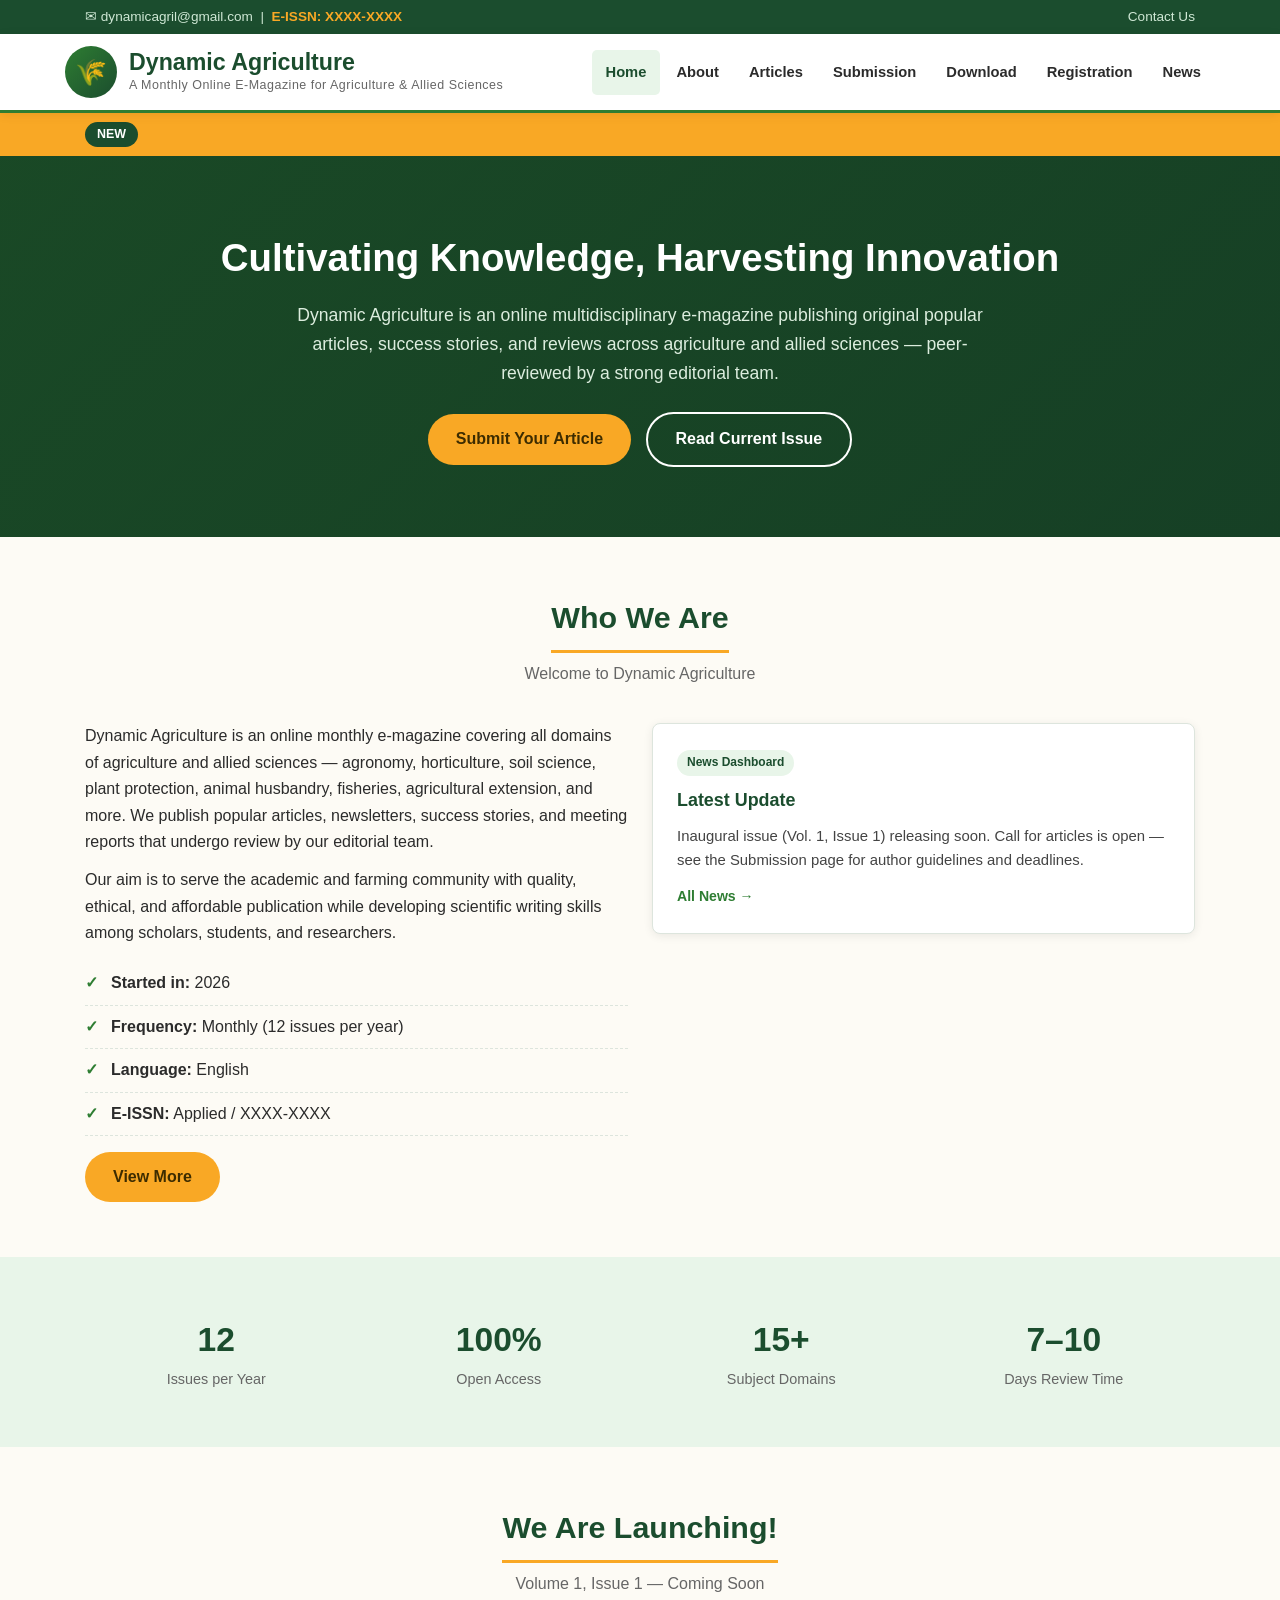
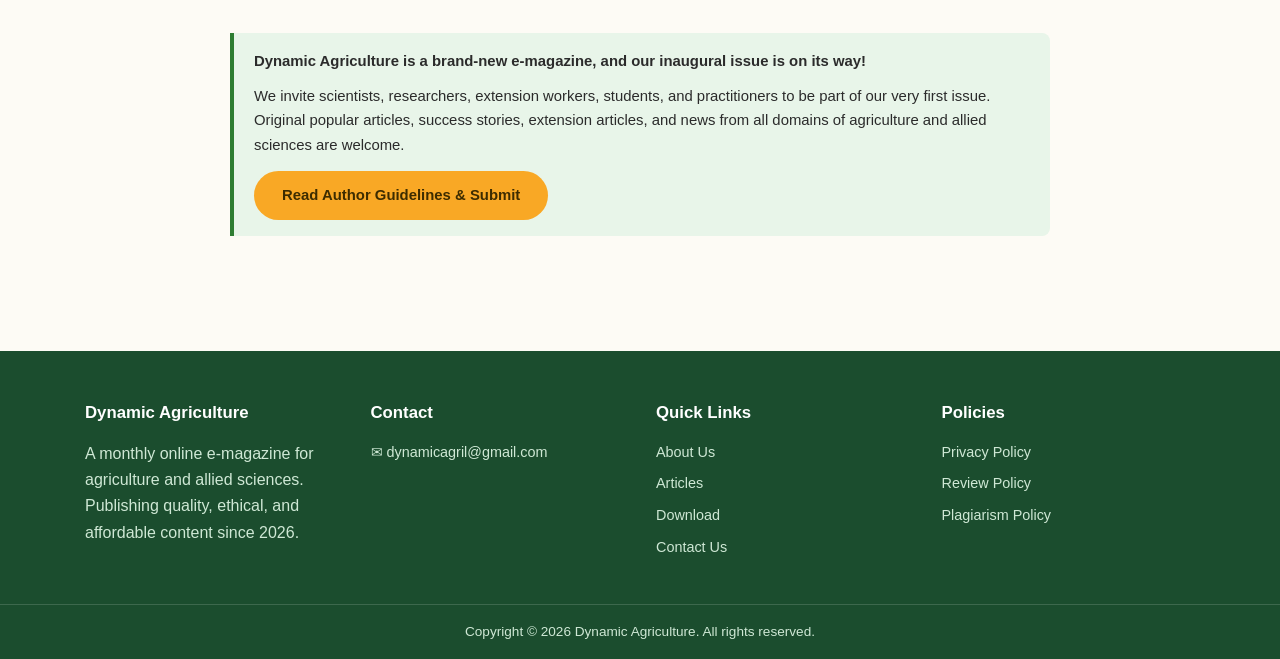
<file: index.html>
<!DOCTYPE html>
<html lang="en">
<head>
<meta charset="UTF-8">
<meta name="viewport" content="width=device-width, initial-scale=1">
<title>Dynamic Agriculture — Online E-Magazine</title>
<meta name="description" content="Dynamic Agriculture is a monthly online e-magazine publishing popular articles across all domains of agriculture and allied sciences.">
<link rel="stylesheet" href="css/style.css">
</head>
<body>

<!-- Top bar -->
<div class="topbar">
  <div class="container">
    <div>&#9993; dynamicagril@gmail.com &nbsp;|&nbsp; <span class="issn">E-ISSN: XXXX-XXXX</span></div>
    <div>
      <a href="contact.html">Contact Us</a>
    </div>
  </div>
</div>

<!-- Header -->
<header class="site-header">
  <div class="container header-inner">
    <a class="brand" href="index.html">
      <div class="logo-mark">&#127806;</div>
      <div>
        <h1>Dynamic Agriculture</h1>
        <div class="tagline">A Monthly Online E-Magazine for Agriculture &amp; Allied Sciences</div>
      </div>
    </a>
    <button class="nav-toggle" aria-label="Menu">&#9776;</button>
    <nav class="main-nav">
      <ul>
        <li><a href="index.html">Home</a></li>
        <li><a href="about.html">About</a></li>
        <li><a href="articles.html">Articles</a>
          <ul class="dropdown">
            <li><a href="articles.html">Current Articles</a></li>
            <li><a href="articles.html#special">Special Issue</a></li>
          </ul>
        </li>
        <li><a href="submission.html">Submission</a></li>
        <li><a href="download.html">Download</a></li>
        <li><a href="registration.html">Registration</a></li>
        <li><a href="news.html">News</a></li>
      </ul>
    </nav>
  </div>
</header>

<!-- Announcement ticker -->
<div class="announcement-bar">
  <div class="container">
    <span class="label">NEW</span>
    <div class="marquee"><span>Volume 1, Issue 1 is now open for submissions! &nbsp;&bull;&nbsp; Call for articles: Climate-Smart Agriculture Special Issue &nbsp;&bull;&nbsp; Certificate of publication issued to all authors &nbsp;&bull;&nbsp; Submit your manuscripts via email.</span></div>
  </div>
</div>

<!-- Hero -->
<section class="hero">
  <h2>Cultivating Knowledge, Harvesting Innovation</h2>
  <p>Dynamic Agriculture is an online multidisciplinary e-magazine publishing original popular articles, success stories, and reviews across agriculture and allied sciences — peer-reviewed by a strong editorial team.</p>
  <a class="btn" href="submission.html">Submit Your Article</a>
  <a class="btn btn-outline" href="articles.html">Read Current Issue</a>
</section>

<!-- About intro -->
<section class="section">
  <div class="container">
    <div class="section-title">
      <h3>Who We Are</h3>
      <p>Welcome to Dynamic Agriculture</p>
    </div>
    <div class="grid grid-2">
      <div>
        <p>Dynamic Agriculture is an online monthly e-magazine covering all domains of agriculture and allied sciences — agronomy, horticulture, soil science, plant protection, animal husbandry, fisheries, agricultural extension, and more. We publish popular articles, newsletters, success stories, and meeting reports that undergo review by our editorial team.</p>
        <p style="margin-top:12px;">Our aim is to serve the academic and farming community with quality, ethical, and affordable publication while developing scientific writing skills among scholars, students, and researchers.</p>
        <ul class="info-list">
          <li><strong>Started in:</strong> 2026</li>
          <li><strong>Frequency:</strong> Monthly (12 issues per year)</li>
          <li><strong>Language:</strong> English</li>
          <li><strong>E-ISSN:</strong> Applied / XXXX-XXXX</li>
        </ul>
        <p style="margin-top:16px;"><a class="btn" href="about.html">View More</a></p>
      </div>
      <div>
        <div class="card">
          <span class="badge">News Dashboard</span>
          <h4>Latest Update</h4>
          <p>Inaugural issue (Vol. 1, Issue 1) releasing soon. Call for articles is open — see the Submission page for author guidelines and deadlines.</p>
          <a class="read-more" href="news.html">All News &rarr;</a>
        </div>
      </div>
    </div>
  </div>
</section>

<!-- Stats -->
<section class="section alt">
  <div class="container stats-strip">
    <div class="stat"><h4>12</h4><p>Issues per Year</p></div>
    <div class="stat"><h4>100%</h4><p>Open Access</p></div>
    <div class="stat"><h4>15+</h4><p>Subject Domains</p></div>
    <div class="stat"><h4>7&ndash;10</h4><p>Days Review Time</p></div>
  </div>
</section>

<!-- Launch announcement -->
<section class="section">
  <div class="container">
    <div class="section-title">
      <h3>We Are Launching!</h3>
      <p>Volume 1, Issue 1 &mdash; Coming Soon</p>
    </div>
    <div class="notice green" style="max-width:820px; margin:0 auto;">
      <p><strong>Dynamic Agriculture is a brand-new e-magazine, and our inaugural issue is on its way!</strong></p>
      <p style="margin-top:10px;">We invite scientists, researchers, extension workers, students, and practitioners to be part of our very first issue. Original popular articles, success stories, extension articles, and news from all domains of agriculture and allied sciences are welcome.</p>
      <p style="margin-top:14px;"><a class="btn" href="submission.html">Read Author Guidelines &amp; Submit</a></p>
    </div>
  </div>
</section>


<!-- Footer -->
<footer class="site-footer">
  <div class="container">
    <div class="footer-grid">
      <div>
        <h4>Dynamic Agriculture</h4>
        <p>A monthly online e-magazine for agriculture and allied sciences. Publishing quality, ethical, and affordable content since 2026.</p>
      </div>
      <div>
        <h4>Contact</h4>
        <ul>
          <li>&#9993; dynamicagril@gmail.com</li>
        </ul>
      </div>
      <div>
        <h4>Quick Links</h4>
        <ul>
          <li><a href="about.html">About Us</a></li>
          <li><a href="articles.html">Articles</a></li>
          <li><a href="download.html">Download</a></li>
          <li><a href="contact.html">Contact Us</a></li>
        </ul>
      </div>
      <div>
        <h4>Policies</h4>
        <ul>
          <li><a href="privacy-policy.html">Privacy Policy</a></li>
          <li><a href="review-policy.html">Review Policy</a></li>
          <li><a href="plagiarism-policy.html">Plagiarism Policy</a></li>
        </ul>
      </div>
    </div>
  </div>
  <div class="footer-bottom">Copyright &copy; 2026 Dynamic Agriculture. All rights reserved.</div>
</footer>

<script src="js/main.js"></script>
</body>
</html>
</file>
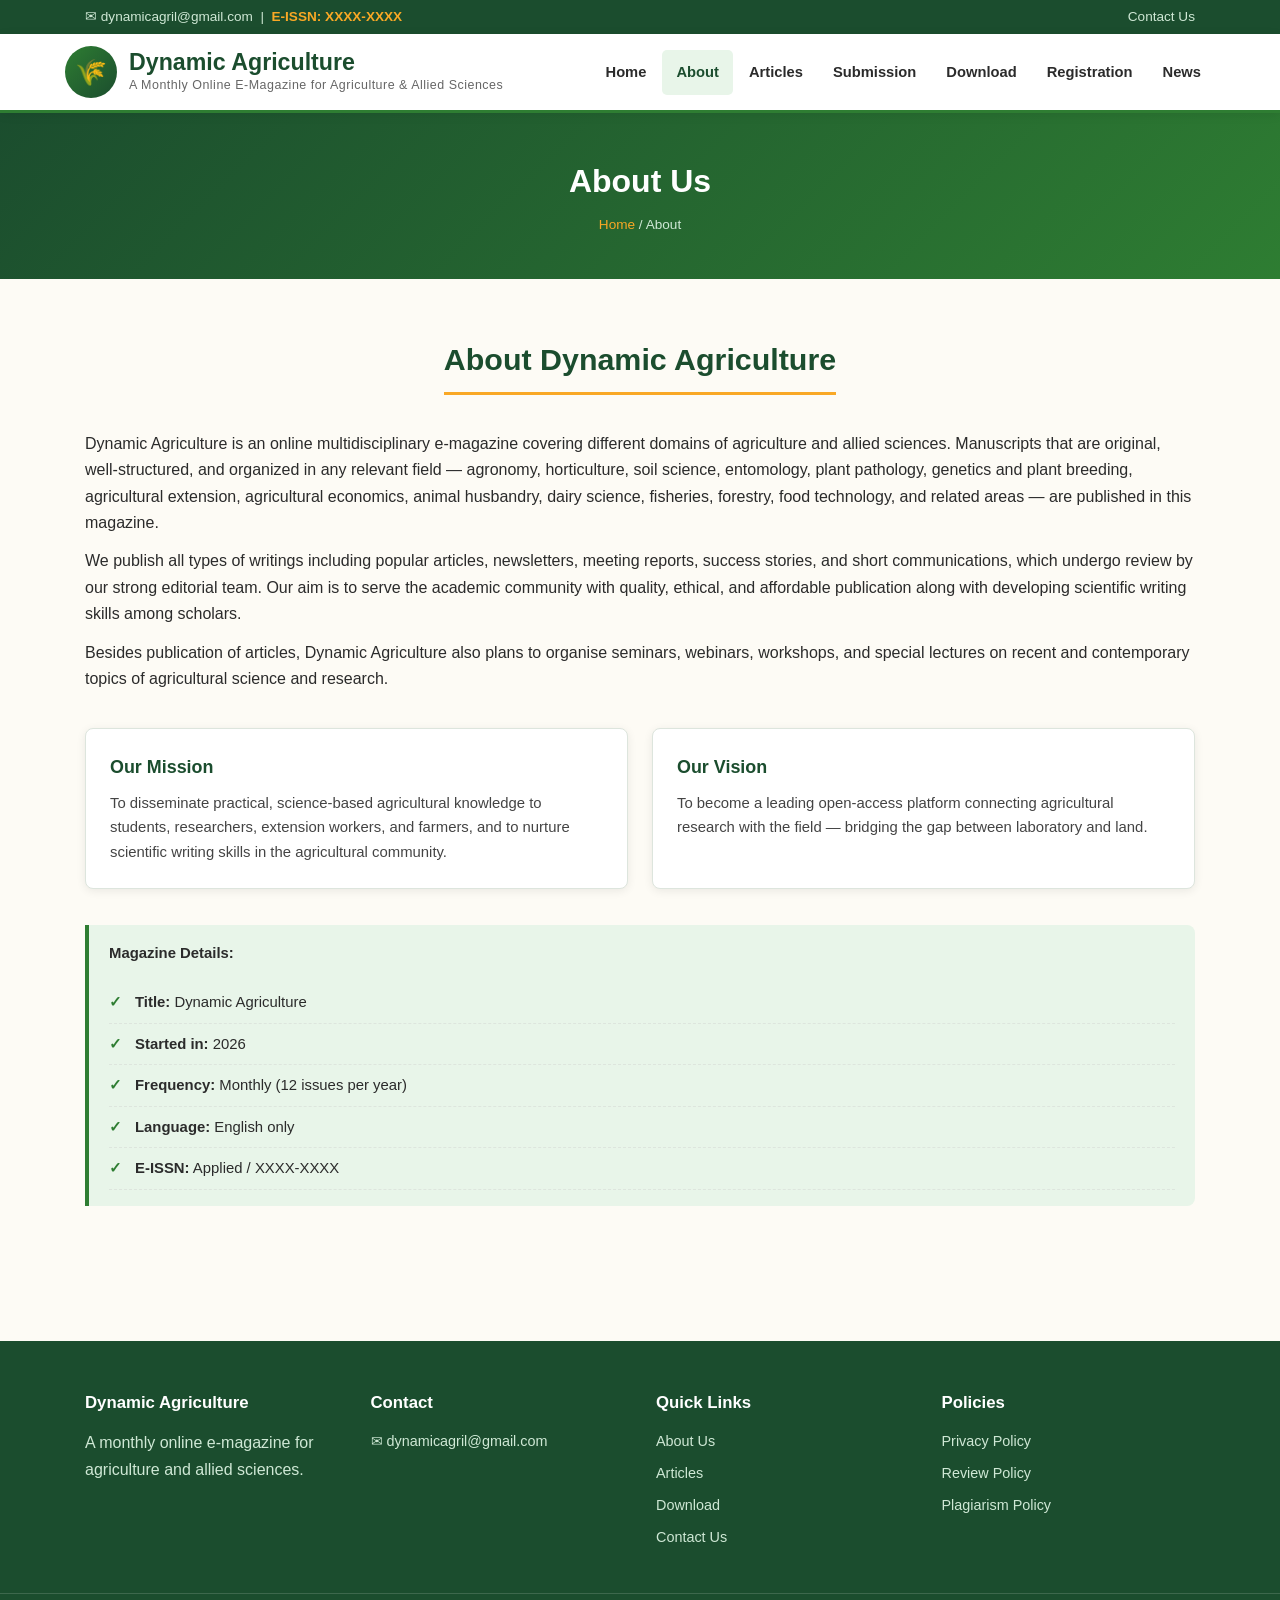
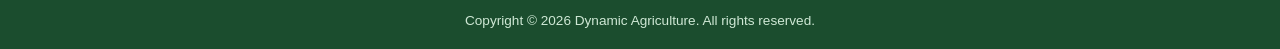
<file: about.html>
<!DOCTYPE html>
<html lang="en">
<head>
<meta charset="UTF-8">
<meta name="viewport" content="width=device-width, initial-scale=1">
<title>About Us — Dynamic Agriculture</title>
<link rel="stylesheet" href="css/style.css">
</head>
<body>

<div class="topbar">
  <div class="container">
    <div>&#9993; dynamicagril@gmail.com &nbsp;|&nbsp; <span class="issn">E-ISSN: XXXX-XXXX</span></div>
    <div><a href="contact.html">Contact Us</a></div>
  </div>
</div>

<header class="site-header">
  <div class="container header-inner">
    <a class="brand" href="index.html">
      <div class="logo-mark">&#127806;</div>
      <div><h1>Dynamic Agriculture</h1><div class="tagline">A Monthly Online E-Magazine for Agriculture &amp; Allied Sciences</div></div>
    </a>
    <button class="nav-toggle" aria-label="Menu">&#9776;</button>
    <nav class="main-nav">
      <ul>
        <li><a href="index.html">Home</a></li>
        <li><a href="about.html">About</a></li>
        <li><a href="articles.html">Articles</a>
          <ul class="dropdown"><li><a href="articles.html">Current Articles</a></li><li><a href="articles.html#special">Special Issue</a></li></ul>
        </li>
        <li><a href="submission.html">Submission</a></li>
        <li><a href="download.html">Download</a></li>
        <li><a href="registration.html">Registration</a></li>
        <li><a href="news.html">News</a></li>
      </ul>
    </nav>
  </div>
</header>

<div class="page-banner">
  <h2>About Us</h2>
  <div class="crumbs"><a href="index.html">Home</a> / About</div>
</div>

<section class="section">
  <div class="container">
    <div class="section-title"><h3>About Dynamic Agriculture</h3></div>
    <p>Dynamic Agriculture is an online multidisciplinary e-magazine covering different domains of agriculture and allied sciences. Manuscripts that are original, well-structured, and organized in any relevant field — agronomy, horticulture, soil science, entomology, plant pathology, genetics and plant breeding, agricultural extension, agricultural economics, animal husbandry, dairy science, fisheries, forestry, food technology, and related areas — are published in this magazine.</p>
    <p style="margin-top:12px;">We publish all types of writings including popular articles, newsletters, meeting reports, success stories, and short communications, which undergo review by our strong editorial team. Our aim is to serve the academic community with quality, ethical, and affordable publication along with developing scientific writing skills among scholars.</p>
    <p style="margin-top:12px;">Besides publication of articles, Dynamic Agriculture also plans to organise seminars, webinars, workshops, and special lectures on recent and contemporary topics of agricultural science and research.</p>

    <div class="grid grid-2" style="margin-top:36px;">
      <div class="card">
        <h4>Our Mission</h4>
        <p>To disseminate practical, science-based agricultural knowledge to students, researchers, extension workers, and farmers, and to nurture scientific writing skills in the agricultural community.</p>
      </div>
      <div class="card">
        <h4>Our Vision</h4>
        <p>To become a leading open-access platform connecting agricultural research with the field — bridging the gap between laboratory and land.</p>
      </div>
    </div>

    <div class="notice green" style="margin-top:36px;">
      <strong>Magazine Details:</strong>
      <ul class="info-list">
        <li><strong>Title:</strong> Dynamic Agriculture</li>
        <li><strong>Started in:</strong> 2026</li>
        <li><strong>Frequency:</strong> Monthly (12 issues per year)</li>
        <li><strong>Language:</strong> English only</li>
        <li><strong>E-ISSN:</strong> Applied / XXXX-XXXX</li>
      </ul>
    </div>
  </div>
</section>

<footer class="site-footer">
  <div class="container">
    <div class="footer-grid">
      <div><h4>Dynamic Agriculture</h4><p>A monthly online e-magazine for agriculture and allied sciences.</p></div>
      <div><h4>Contact</h4><ul><li>&#9993; dynamicagril@gmail.com</li></ul></div>
      <div><h4>Quick Links</h4><ul><li><a href="about.html">About Us</a></li><li><a href="articles.html">Articles</a></li><li><a href="download.html">Download</a></li><li><a href="contact.html">Contact Us</a></li></ul></div>
      <div><h4>Policies</h4><ul><li><a href="privacy-policy.html">Privacy Policy</a></li><li><a href="review-policy.html">Review Policy</a></li><li><a href="plagiarism-policy.html">Plagiarism Policy</a></li></ul></div>
    </div>
  </div>
  <div class="footer-bottom">Copyright &copy; 2026 Dynamic Agriculture. All rights reserved.</div>
</footer>

<script src="js/main.js"></script>
</body>
</html>
</file>
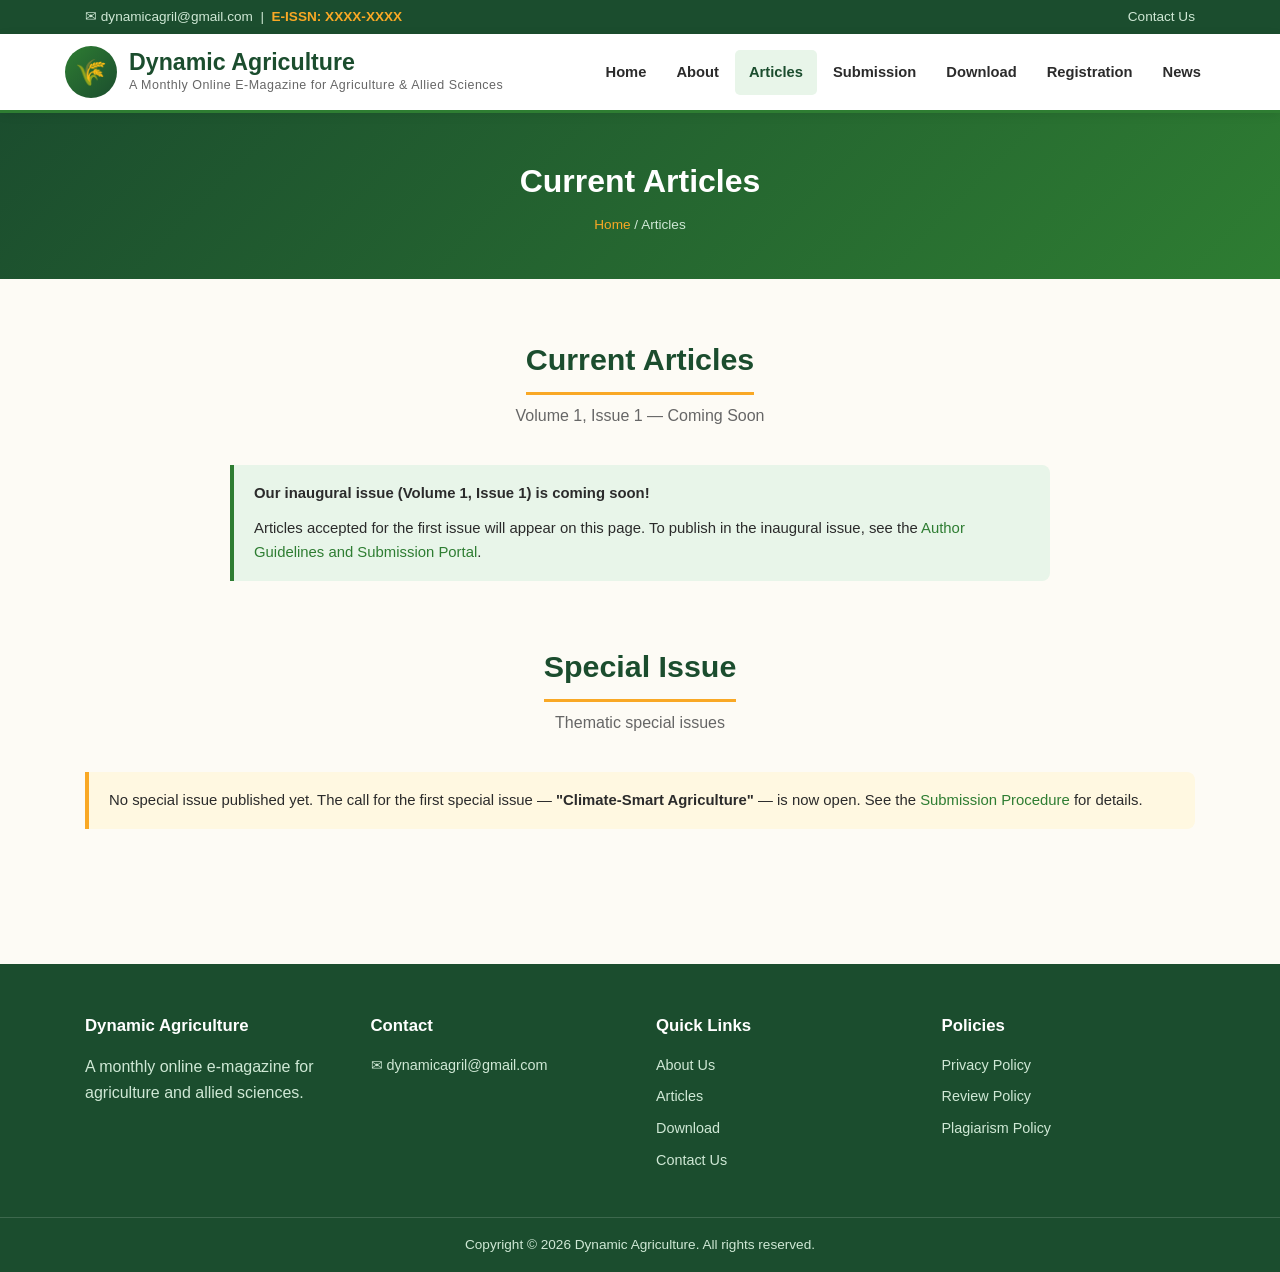
<file: articles.html>
<!DOCTYPE html>
<html lang="en">
<head>
<meta charset="UTF-8">
<meta name="viewport" content="width=device-width, initial-scale=1">
<title>Articles — Dynamic Agriculture</title>
<link rel="stylesheet" href="css/style.css">
</head>
<body>

<div class="topbar">
  <div class="container">
    <div>&#9993; dynamicagril@gmail.com &nbsp;|&nbsp; <span class="issn">E-ISSN: XXXX-XXXX</span></div>
    <div><a href="contact.html">Contact Us</a></div>
  </div>
</div>

<header class="site-header">
  <div class="container header-inner">
    <a class="brand" href="index.html">
      <div class="logo-mark">&#127806;</div>
      <div><h1>Dynamic Agriculture</h1><div class="tagline">A Monthly Online E-Magazine for Agriculture &amp; Allied Sciences</div></div>
    </a>
    <button class="nav-toggle" aria-label="Menu">&#9776;</button>
    <nav class="main-nav">
      <ul>
        <li><a href="index.html">Home</a></li>
        <li><a href="about.html">About</a></li>
        <li><a href="articles.html">Articles</a>
          <ul class="dropdown"><li><a href="articles.html">Current Articles</a></li><li><a href="articles.html#special">Special Issue</a></li></ul>
        </li>
        <li><a href="submission.html">Submission</a></li>
        <li><a href="download.html">Download</a></li>
        <li><a href="registration.html">Registration</a></li>
        <li><a href="news.html">News</a></li>
      </ul>
    </nav>
  </div>
</header>

<div class="page-banner">
  <h2>Current Articles</h2>
  <div class="crumbs"><a href="index.html">Home</a> / Articles</div>
</div>

<section class="section">
  <div class="container">
    <div class="section-title"><h3>Current Articles</h3><p>Volume 1, Issue 1 &mdash; Coming Soon</p></div>
    <div class="notice green" style="max-width:820px; margin:0 auto;">
      <p><strong>Our inaugural issue (Volume 1, Issue 1) is coming soon!</strong></p>
      <p style="margin-top:10px;">Articles accepted for the first issue will appear on this page. To publish in the inaugural issue, see the <a href="submission.html">Author Guidelines and Submission Portal</a>.</p>
    </div>

    <div id="special" class="section-title" style="margin-top:60px;"><h3>Special Issue</h3><p>Thematic special issues</p></div>
    <div class="notice">
      No special issue published yet. The call for the first special issue — <strong>"Climate-Smart Agriculture"</strong> — is now open. See the <a href="submission.html">Submission Procedure</a> for details.
    </div>
  </div>
</section>

<footer class="site-footer">
  <div class="container">
    <div class="footer-grid">
      <div><h4>Dynamic Agriculture</h4><p>A monthly online e-magazine for agriculture and allied sciences.</p></div>
      <div><h4>Contact</h4><ul><li>&#9993; dynamicagril@gmail.com</li></ul></div>
      <div><h4>Quick Links</h4><ul><li><a href="about.html">About Us</a></li><li><a href="articles.html">Articles</a></li><li><a href="download.html">Download</a></li><li><a href="contact.html">Contact Us</a></li></ul></div>
      <div><h4>Policies</h4><ul><li><a href="privacy-policy.html">Privacy Policy</a></li><li><a href="review-policy.html">Review Policy</a></li><li><a href="plagiarism-policy.html">Plagiarism Policy</a></li></ul></div>
    </div>
  </div>
  <div class="footer-bottom">Copyright &copy; 2026 Dynamic Agriculture. All rights reserved.</div>
</footer>

<script src="js/main.js"></script>
</body>
</html>
</file>
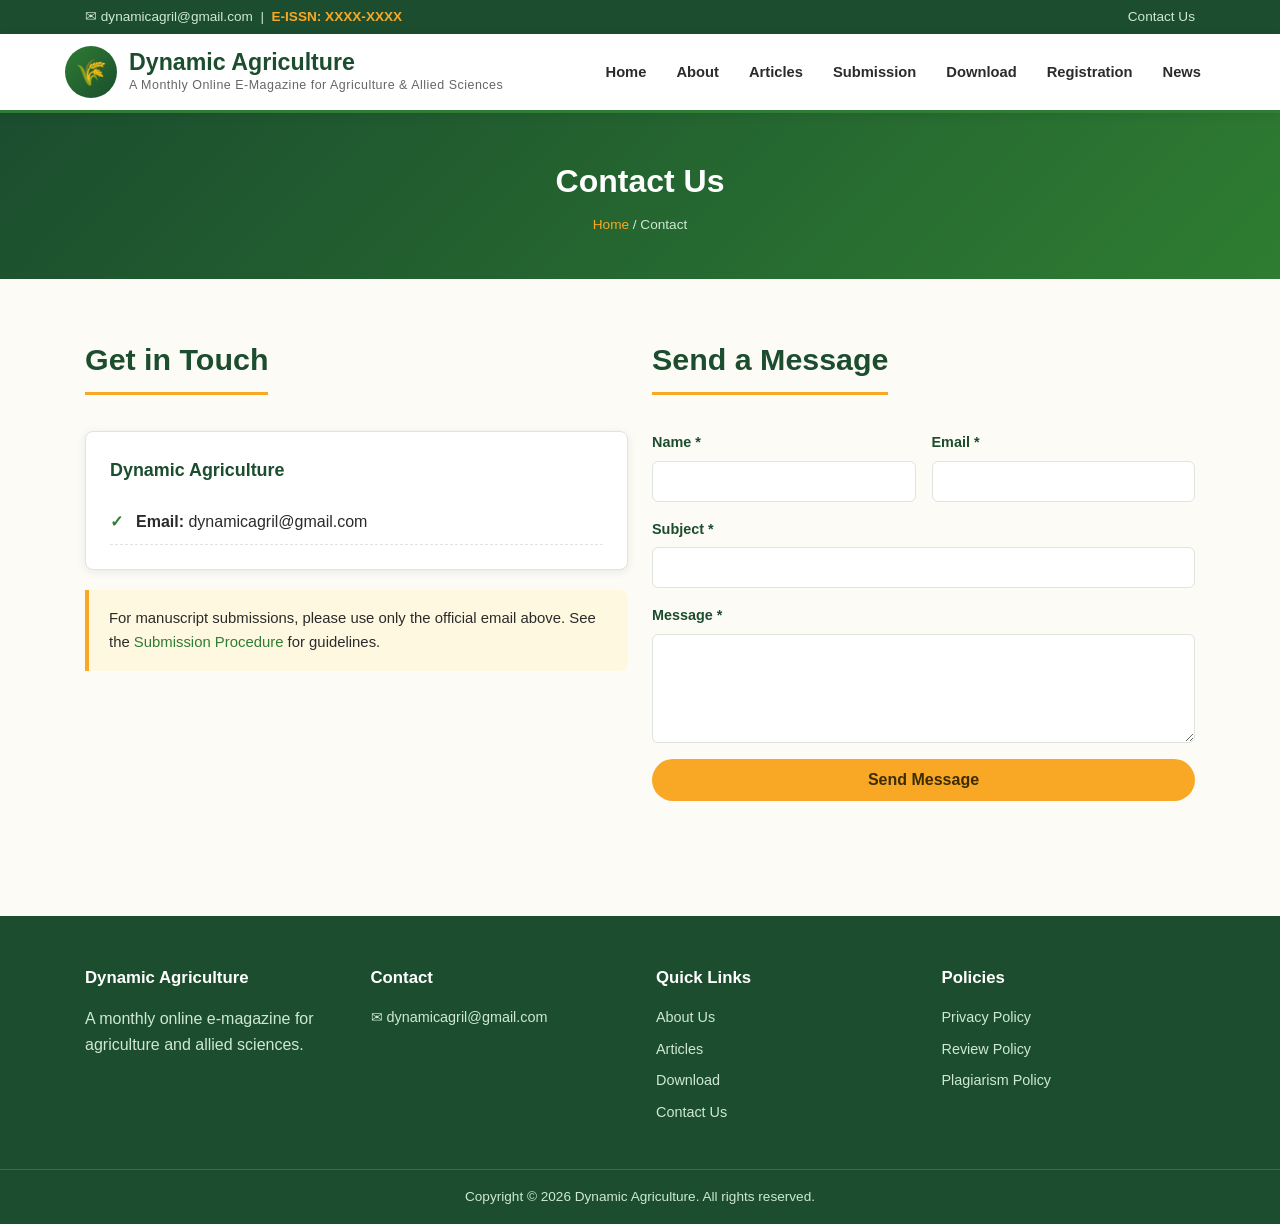
<file: contact.html>
<!DOCTYPE html>
<html lang="en">
<head>
<meta charset="UTF-8">
<meta name="viewport" content="width=device-width, initial-scale=1">
<title>Contact Us — Dynamic Agriculture</title>
<link rel="stylesheet" href="css/style.css">
</head>
<body>

<div class="topbar">
  <div class="container">
    <div>&#9993; dynamicagril@gmail.com &nbsp;|&nbsp; <span class="issn">E-ISSN: XXXX-XXXX</span></div>
    <div><a href="contact.html">Contact Us</a></div>
  </div>
</div>

<header class="site-header">
  <div class="container header-inner">
    <a class="brand" href="index.html">
      <div class="logo-mark">&#127806;</div>
      <div><h1>Dynamic Agriculture</h1><div class="tagline">A Monthly Online E-Magazine for Agriculture &amp; Allied Sciences</div></div>
    </a>
    <button class="nav-toggle" aria-label="Menu">&#9776;</button>
    <nav class="main-nav">
      <ul>
        <li><a href="index.html">Home</a></li>
        <li><a href="about.html">About</a></li>
        <li><a href="articles.html">Articles</a>
          <ul class="dropdown"><li><a href="articles.html">Current Articles</a></li><li><a href="articles.html#special">Special Issue</a></li></ul>
        </li>
        <li><a href="submission.html">Submission</a></li>
        <li><a href="download.html">Download</a></li>
        <li><a href="registration.html">Registration</a></li>
        <li><a href="news.html">News</a></li>
      </ul>
    </nav>
  </div>
</header>

<div class="page-banner">
  <h2>Contact Us</h2>
  <div class="crumbs"><a href="index.html">Home</a> / Contact</div>
</div>

<section class="section">
  <div class="container">
    <div class="grid grid-2">
      <div>
        <div class="section-title" style="text-align:left;"><h3>Get in Touch</h3></div>
        <div class="card">
          <h4>Dynamic Agriculture</h4>
          <ul class="info-list">
            <li><strong>Email:</strong> dynamicagril@gmail.com</li>
          </ul>
        </div>
        <div class="notice" style="margin-top:20px;">
          For manuscript submissions, please use only the official email above. See the <a href="submission.html">Submission Procedure</a> for guidelines.
        </div>
      </div>
      <div>
        <div class="section-title" style="text-align:left;"><h3>Send a Message</h3></div>
        <form class="demo-form">
          <div class="form-grid">
            <div class="form-group"><label>Name *</label><input type="text" required></div>
            <div class="form-group"><label>Email *</label><input type="email" required></div>
            <div class="form-group full"><label>Subject *</label><input type="text" required></div>
            <div class="form-group full"><label>Message *</label><textarea rows="5" required></textarea></div>
            <div class="form-group full"><button class="btn" type="submit">Send Message</button></div>
          </div>
        </form>
      </div>
    </div>
  </div>
</section>

<footer class="site-footer">
  <div class="container">
    <div class="footer-grid">
      <div><h4>Dynamic Agriculture</h4><p>A monthly online e-magazine for agriculture and allied sciences.</p></div>
      <div><h4>Contact</h4><ul><li>&#9993; dynamicagril@gmail.com</li></ul></div>
      <div><h4>Quick Links</h4><ul><li><a href="about.html">About Us</a></li><li><a href="articles.html">Articles</a></li><li><a href="download.html">Download</a></li><li><a href="contact.html">Contact Us</a></li></ul></div>
      <div><h4>Policies</h4><ul><li><a href="privacy-policy.html">Privacy Policy</a></li><li><a href="review-policy.html">Review Policy</a></li><li><a href="plagiarism-policy.html">Plagiarism Policy</a></li></ul></div>
    </div>
  </div>
  <div class="footer-bottom">Copyright &copy; 2026 Dynamic Agriculture. All rights reserved.</div>
</footer>

<script src="js/main.js"></script>
</body>
</html>
</file>
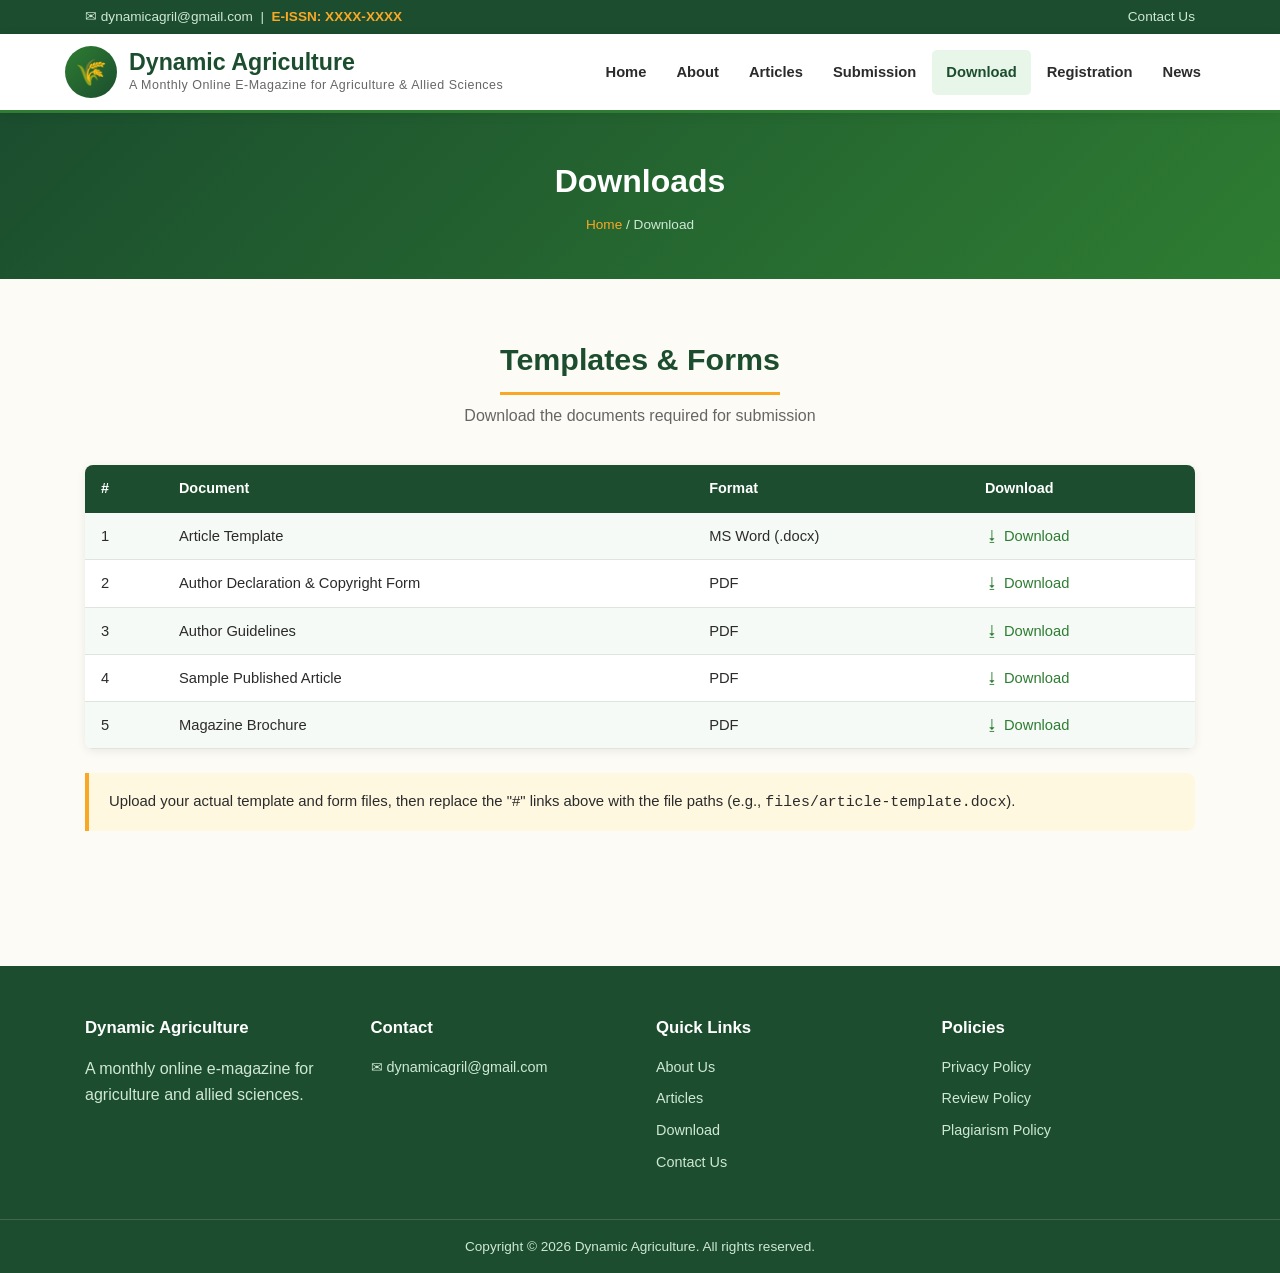
<file: download.html>
<!DOCTYPE html>
<html lang="en">
<head>
<meta charset="UTF-8">
<meta name="viewport" content="width=device-width, initial-scale=1">
<title>Download — Dynamic Agriculture</title>
<link rel="stylesheet" href="css/style.css">
</head>
<body>

<div class="topbar">
  <div class="container">
    <div>&#9993; dynamicagril@gmail.com &nbsp;|&nbsp; <span class="issn">E-ISSN: XXXX-XXXX</span></div>
    <div><a href="contact.html">Contact Us</a></div>
  </div>
</div>

<header class="site-header">
  <div class="container header-inner">
    <a class="brand" href="index.html">
      <div class="logo-mark">&#127806;</div>
      <div><h1>Dynamic Agriculture</h1><div class="tagline">A Monthly Online E-Magazine for Agriculture &amp; Allied Sciences</div></div>
    </a>
    <button class="nav-toggle" aria-label="Menu">&#9776;</button>
    <nav class="main-nav">
      <ul>
        <li><a href="index.html">Home</a></li>
        <li><a href="about.html">About</a></li>
        <li><a href="articles.html">Articles</a>
          <ul class="dropdown"><li><a href="articles.html">Current Articles</a></li><li><a href="articles.html#special">Special Issue</a></li></ul>
        </li>
        <li><a href="submission.html">Submission</a></li>
        <li><a href="download.html">Download</a></li>
        <li><a href="registration.html">Registration</a></li>
        <li><a href="news.html">News</a></li>
      </ul>
    </nav>
  </div>
</header>

<div class="page-banner">
  <h2>Downloads</h2>
  <div class="crumbs"><a href="index.html">Home</a> / Download</div>
</div>

<section class="section">
  <div class="container">
    <div class="section-title"><h3>Templates &amp; Forms</h3><p>Download the documents required for submission</p></div>
    <table class="data-table">
      <tr><th>#</th><th>Document</th><th>Format</th><th>Download</th></tr>
      <tr><td>1</td><td>Article Template</td><td>MS Word (.docx)</td><td><a href="#">&#11123; Download</a></td></tr>
      <tr><td>2</td><td>Author Declaration &amp; Copyright Form</td><td>PDF</td><td><a href="#">&#11123; Download</a></td></tr>
      <tr><td>3</td><td>Author Guidelines</td><td>PDF</td><td><a href="#">&#11123; Download</a></td></tr>
      <tr><td>4</td><td>Sample Published Article</td><td>PDF</td><td><a href="#">&#11123; Download</a></td></tr>
      <tr><td>5</td><td>Magazine Brochure</td><td>PDF</td><td><a href="#">&#11123; Download</a></td></tr>
    </table>
    <div class="notice" style="margin-top:24px;">
      Upload your actual template and form files, then replace the "#" links above with the file paths (e.g., <code>files/article-template.docx</code>).
    </div>
  </div>
</section>

<footer class="site-footer">
  <div class="container">
    <div class="footer-grid">
      <div><h4>Dynamic Agriculture</h4><p>A monthly online e-magazine for agriculture and allied sciences.</p></div>
      <div><h4>Contact</h4><ul><li>&#9993; dynamicagril@gmail.com</li></ul></div>
      <div><h4>Quick Links</h4><ul><li><a href="about.html">About Us</a></li><li><a href="articles.html">Articles</a></li><li><a href="download.html">Download</a></li><li><a href="contact.html">Contact Us</a></li></ul></div>
      <div><h4>Policies</h4><ul><li><a href="privacy-policy.html">Privacy Policy</a></li><li><a href="review-policy.html">Review Policy</a></li><li><a href="plagiarism-policy.html">Plagiarism Policy</a></li></ul></div>
    </div>
  </div>
  <div class="footer-bottom">Copyright &copy; 2026 Dynamic Agriculture. All rights reserved.</div>
</footer>

<script src="js/main.js"></script>
</body>
</html>
</file>
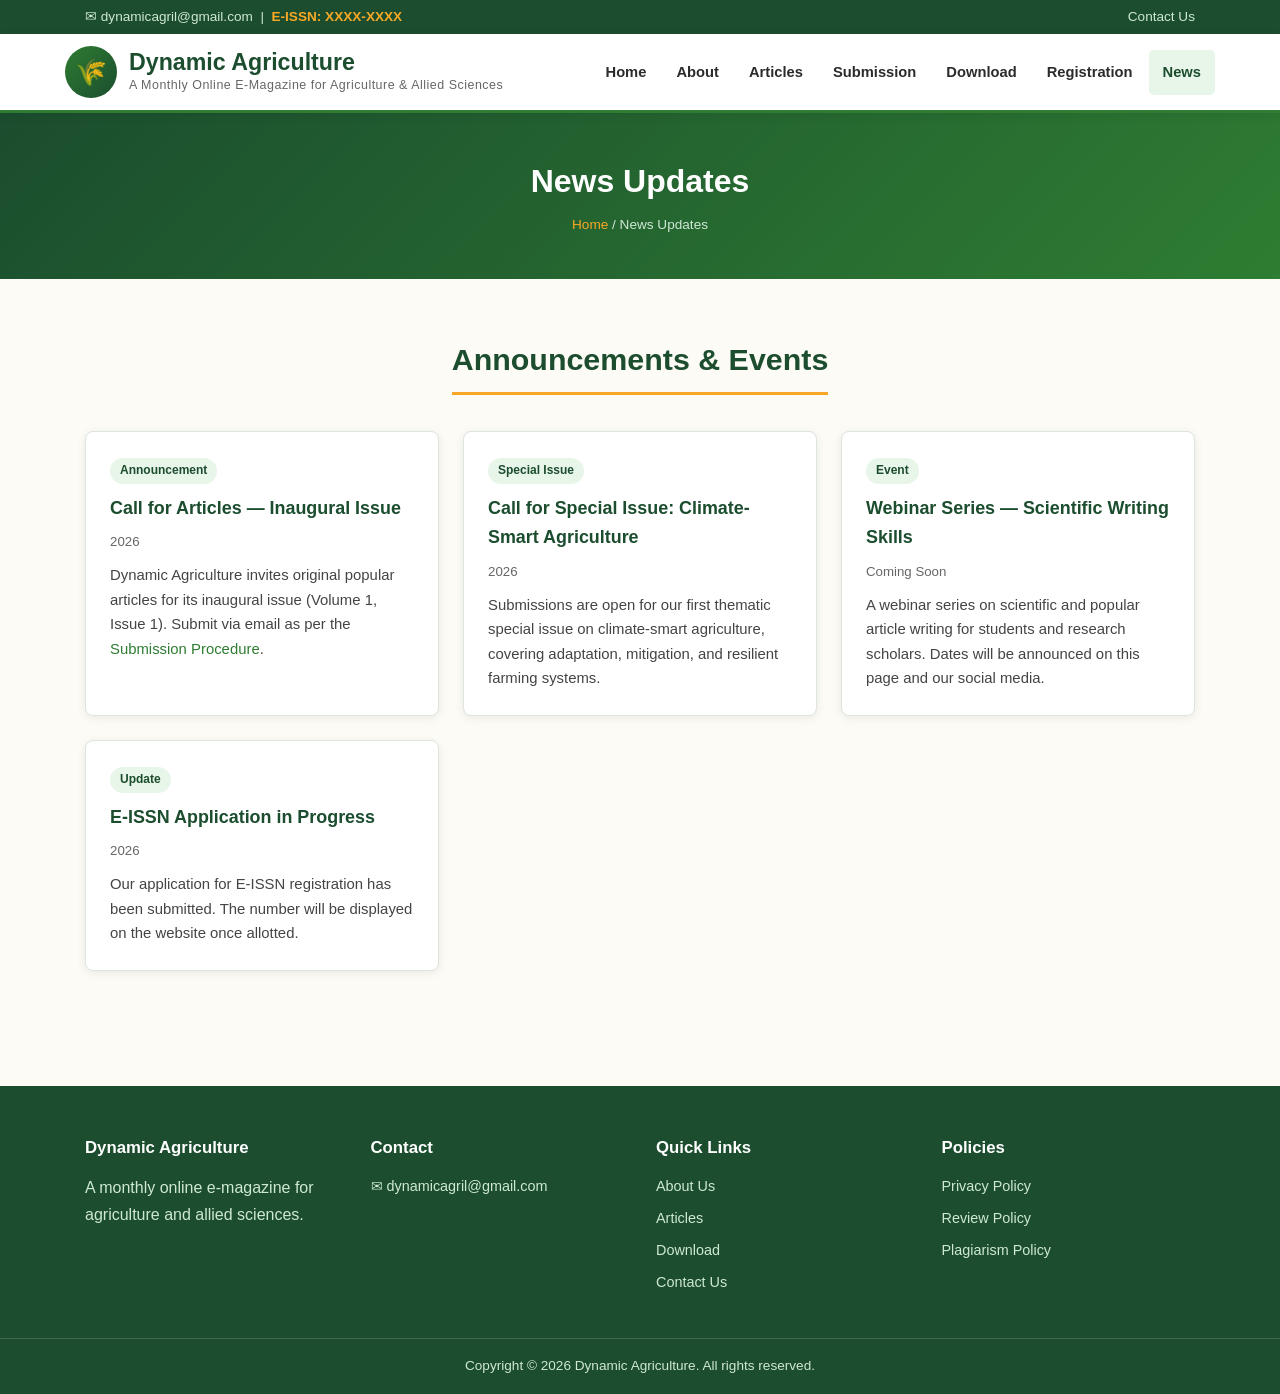
<file: news.html>
<!DOCTYPE html>
<html lang="en">
<head>
<meta charset="UTF-8">
<meta name="viewport" content="width=device-width, initial-scale=1">
<title>News Updates — Dynamic Agriculture</title>
<link rel="stylesheet" href="css/style.css">
</head>
<body>

<div class="topbar">
  <div class="container">
    <div>&#9993; dynamicagril@gmail.com &nbsp;|&nbsp; <span class="issn">E-ISSN: XXXX-XXXX</span></div>
    <div><a href="contact.html">Contact Us</a></div>
  </div>
</div>

<header class="site-header">
  <div class="container header-inner">
    <a class="brand" href="index.html">
      <div class="logo-mark">&#127806;</div>
      <div><h1>Dynamic Agriculture</h1><div class="tagline">A Monthly Online E-Magazine for Agriculture &amp; Allied Sciences</div></div>
    </a>
    <button class="nav-toggle" aria-label="Menu">&#9776;</button>
    <nav class="main-nav">
      <ul>
        <li><a href="index.html">Home</a></li>
        <li><a href="about.html">About</a></li>
        <li><a href="articles.html">Articles</a>
          <ul class="dropdown"><li><a href="articles.html">Current Articles</a></li><li><a href="articles.html#special">Special Issue</a></li></ul>
        </li>
        <li><a href="submission.html">Submission</a></li>
        <li><a href="download.html">Download</a></li>
        <li><a href="registration.html">Registration</a></li>
        <li><a href="news.html">News</a></li>
      </ul>
    </nav>
  </div>
</header>

<div class="page-banner">
  <h2>News Updates</h2>
  <div class="crumbs"><a href="index.html">Home</a> / News Updates</div>
</div>

<section class="section">
  <div class="container">
    <div class="section-title"><h3>Announcements &amp; Events</h3></div>
    <div class="grid grid-2">
      <div class="card">
        <span class="badge">Announcement</span>
        <h4>Call for Articles — Inaugural Issue</h4>
        <div class="meta">2026</div>
        <p>Dynamic Agriculture invites original popular articles for its inaugural issue (Volume 1, Issue 1). Submit via email as per the <a href="submission.html">Submission Procedure</a>.</p>
      </div>
      <div class="card">
        <span class="badge">Special Issue</span>
        <h4>Call for Special Issue: Climate-Smart Agriculture</h4>
        <div class="meta">2026</div>
        <p>Submissions are open for our first thematic special issue on climate-smart agriculture, covering adaptation, mitigation, and resilient farming systems.</p>
      </div>
      <div class="card">
        <span class="badge">Event</span>
        <h4>Webinar Series — Scientific Writing Skills</h4>
        <div class="meta">Coming Soon</div>
        <p>A webinar series on scientific and popular article writing for students and research scholars. Dates will be announced on this page and our social media.</p>
      </div>
      <div class="card">
        <span class="badge">Update</span>
        <h4>E-ISSN Application in Progress</h4>
        <div class="meta">2026</div>
        <p>Our application for E-ISSN registration has been submitted. The number will be displayed on the website once allotted.</p>
      </div>
    </div>
  </div>
</section>

<footer class="site-footer">
  <div class="container">
    <div class="footer-grid">
      <div><h4>Dynamic Agriculture</h4><p>A monthly online e-magazine for agriculture and allied sciences.</p></div>
      <div><h4>Contact</h4><ul><li>&#9993; dynamicagril@gmail.com</li></ul></div>
      <div><h4>Quick Links</h4><ul><li><a href="about.html">About Us</a></li><li><a href="articles.html">Articles</a></li><li><a href="download.html">Download</a></li><li><a href="contact.html">Contact Us</a></li></ul></div>
      <div><h4>Policies</h4><ul><li><a href="privacy-policy.html">Privacy Policy</a></li><li><a href="review-policy.html">Review Policy</a></li><li><a href="plagiarism-policy.html">Plagiarism Policy</a></li></ul></div>
    </div>
  </div>
  <div class="footer-bottom">Copyright &copy; 2026 Dynamic Agriculture. All rights reserved.</div>
</footer>

<script src="js/main.js"></script>
</body>
</html>
</file>
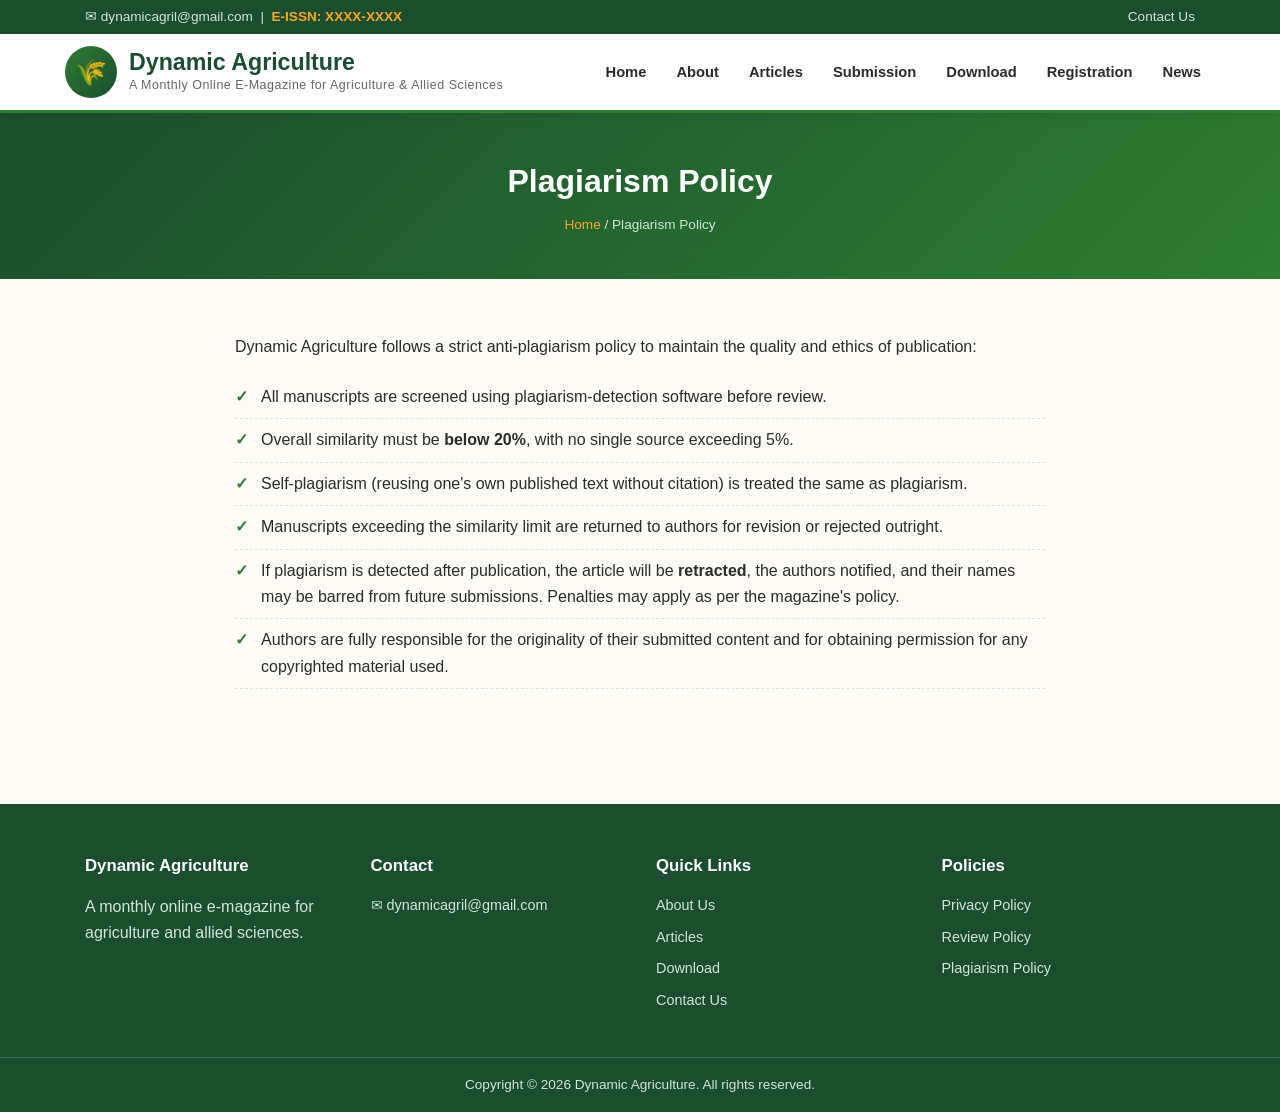
<file: plagiarism-policy.html>
<!DOCTYPE html>
<html lang="en">
<head>
<meta charset="UTF-8">
<meta name="viewport" content="width=device-width, initial-scale=1">
<title>Plagiarism Policy — Dynamic Agriculture</title>
<link rel="stylesheet" href="css/style.css">
</head>
<body>

<div class="topbar">
  <div class="container">
    <div>&#9993; dynamicagril@gmail.com &nbsp;|&nbsp; <span class="issn">E-ISSN: XXXX-XXXX</span></div>
    <div><a href="contact.html">Contact Us</a></div>
  </div>
</div>

<header class="site-header">
  <div class="container header-inner">
    <a class="brand" href="index.html">
      <div class="logo-mark">&#127806;</div>
      <div><h1>Dynamic Agriculture</h1><div class="tagline">A Monthly Online E-Magazine for Agriculture &amp; Allied Sciences</div></div>
    </a>
    <button class="nav-toggle" aria-label="Menu">&#9776;</button>
    <nav class="main-nav">
      <ul>
        <li><a href="index.html">Home</a></li>
        <li><a href="about.html">About</a></li>
        <li><a href="articles.html">Articles</a>
          <ul class="dropdown"><li><a href="articles.html">Current Articles</a></li><li><a href="articles.html#special">Special Issue</a></li></ul>
        </li>
        <li><a href="submission.html">Submission</a></li>
        <li><a href="download.html">Download</a></li>
        <li><a href="registration.html">Registration</a></li>
        <li><a href="news.html">News</a></li>
      </ul>
    </nav>
  </div>
</header>

<div class="page-banner">
  <h2>Plagiarism Policy</h2>
  <div class="crumbs"><a href="index.html">Home</a> / Plagiarism Policy</div>
</div>

<section class="section">
  <div class="container" style="max-width:850px;">
    <p>Dynamic Agriculture follows a strict anti-plagiarism policy to maintain the quality and ethics of publication:</p>
    <ul class="info-list">
      <li>All manuscripts are screened using plagiarism-detection software before review.</li>
      <li>Overall similarity must be <strong>below 20%</strong>, with no single source exceeding 5%.</li>
      <li>Self-plagiarism (reusing one's own published text without citation) is treated the same as plagiarism.</li>
      <li>Manuscripts exceeding the similarity limit are returned to authors for revision or rejected outright.</li>
      <li>If plagiarism is detected after publication, the article will be <strong>retracted</strong>, the authors notified, and their names may be barred from future submissions. Penalties may apply as per the magazine's policy.</li>
      <li>Authors are fully responsible for the originality of their submitted content and for obtaining permission for any copyrighted material used.</li>
    </ul>
  </div>
</section>

<footer class="site-footer">
  <div class="container">
    <div class="footer-grid">
      <div><h4>Dynamic Agriculture</h4><p>A monthly online e-magazine for agriculture and allied sciences.</p></div>
      <div><h4>Contact</h4><ul><li>&#9993; dynamicagril@gmail.com</li></ul></div>
      <div><h4>Quick Links</h4><ul><li><a href="about.html">About Us</a></li><li><a href="articles.html">Articles</a></li><li><a href="download.html">Download</a></li><li><a href="contact.html">Contact Us</a></li></ul></div>
      <div><h4>Policies</h4><ul><li><a href="privacy-policy.html">Privacy Policy</a></li><li><a href="review-policy.html">Review Policy</a></li><li><a href="plagiarism-policy.html">Plagiarism Policy</a></li></ul></div>
    </div>
  </div>
  <div class="footer-bottom">Copyright &copy; 2026 Dynamic Agriculture. All rights reserved.</div>
</footer>

<script src="js/main.js"></script>
</body>
</html>
</file>
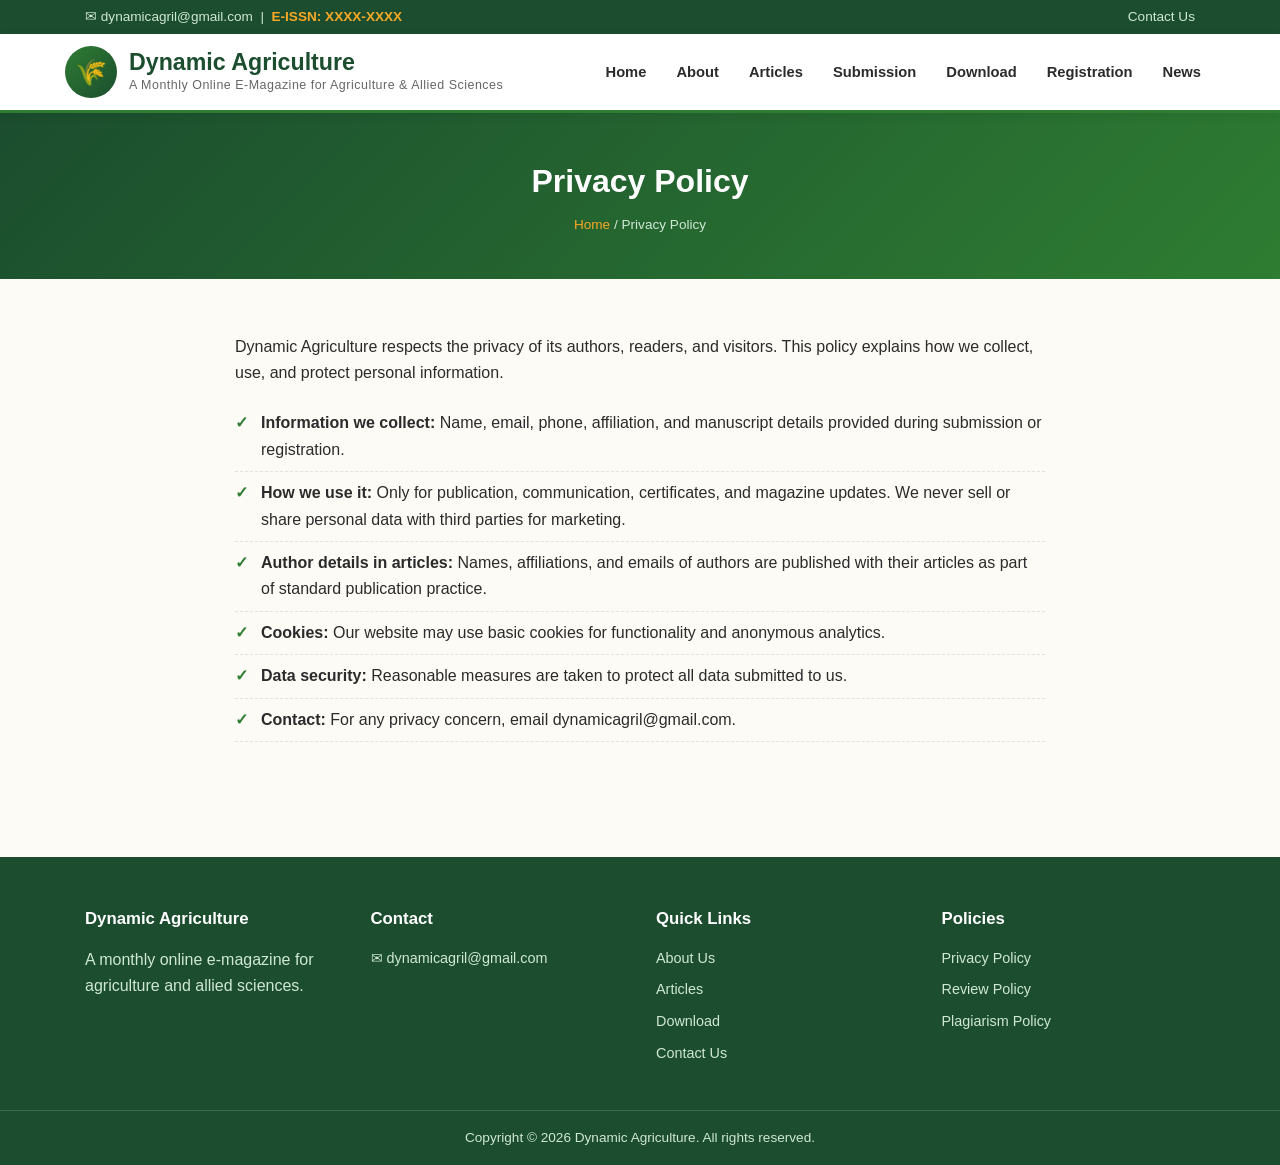
<file: privacy-policy.html>
<!DOCTYPE html>
<html lang="en">
<head>
<meta charset="UTF-8">
<meta name="viewport" content="width=device-width, initial-scale=1">
<title>Privacy Policy — Dynamic Agriculture</title>
<link rel="stylesheet" href="css/style.css">
</head>
<body>

<div class="topbar">
  <div class="container">
    <div>&#9993; dynamicagril@gmail.com &nbsp;|&nbsp; <span class="issn">E-ISSN: XXXX-XXXX</span></div>
    <div><a href="contact.html">Contact Us</a></div>
  </div>
</div>

<header class="site-header">
  <div class="container header-inner">
    <a class="brand" href="index.html">
      <div class="logo-mark">&#127806;</div>
      <div><h1>Dynamic Agriculture</h1><div class="tagline">A Monthly Online E-Magazine for Agriculture &amp; Allied Sciences</div></div>
    </a>
    <button class="nav-toggle" aria-label="Menu">&#9776;</button>
    <nav class="main-nav">
      <ul>
        <li><a href="index.html">Home</a></li>
        <li><a href="about.html">About</a></li>
        <li><a href="articles.html">Articles</a>
          <ul class="dropdown"><li><a href="articles.html">Current Articles</a></li><li><a href="articles.html#special">Special Issue</a></li></ul>
        </li>
        <li><a href="submission.html">Submission</a></li>
        <li><a href="download.html">Download</a></li>
        <li><a href="registration.html">Registration</a></li>
        <li><a href="news.html">News</a></li>
      </ul>
    </nav>
  </div>
</header>

<div class="page-banner">
  <h2>Privacy Policy</h2>
  <div class="crumbs"><a href="index.html">Home</a> / Privacy Policy</div>
</div>

<section class="section">
  <div class="container" style="max-width:850px;">
    <p>Dynamic Agriculture respects the privacy of its authors, readers, and visitors. This policy explains how we collect, use, and protect personal information.</p>
    <ul class="info-list">
      <li><strong>Information we collect:</strong> Name, email, phone, affiliation, and manuscript details provided during submission or registration.</li>
      <li><strong>How we use it:</strong> Only for publication, communication, certificates, and magazine updates. We never sell or share personal data with third parties for marketing.</li>
      <li><strong>Author details in articles:</strong> Names, affiliations, and emails of authors are published with their articles as part of standard publication practice.</li>
      <li><strong>Cookies:</strong> Our website may use basic cookies for functionality and anonymous analytics.</li>
      <li><strong>Data security:</strong> Reasonable measures are taken to protect all data submitted to us.</li>
      <li><strong>Contact:</strong> For any privacy concern, email dynamicagril@gmail.com.</li>
    </ul>
  </div>
</section>

<footer class="site-footer">
  <div class="container">
    <div class="footer-grid">
      <div><h4>Dynamic Agriculture</h4><p>A monthly online e-magazine for agriculture and allied sciences.</p></div>
      <div><h4>Contact</h4><ul><li>&#9993; dynamicagril@gmail.com</li></ul></div>
      <div><h4>Quick Links</h4><ul><li><a href="about.html">About Us</a></li><li><a href="articles.html">Articles</a></li><li><a href="download.html">Download</a></li><li><a href="contact.html">Contact Us</a></li></ul></div>
      <div><h4>Policies</h4><ul><li><a href="privacy-policy.html">Privacy Policy</a></li><li><a href="review-policy.html">Review Policy</a></li><li><a href="plagiarism-policy.html">Plagiarism Policy</a></li></ul></div>
    </div>
  </div>
  <div class="footer-bottom">Copyright &copy; 2026 Dynamic Agriculture. All rights reserved.</div>
</footer>

<script src="js/main.js"></script>
</body>
</html>
</file>
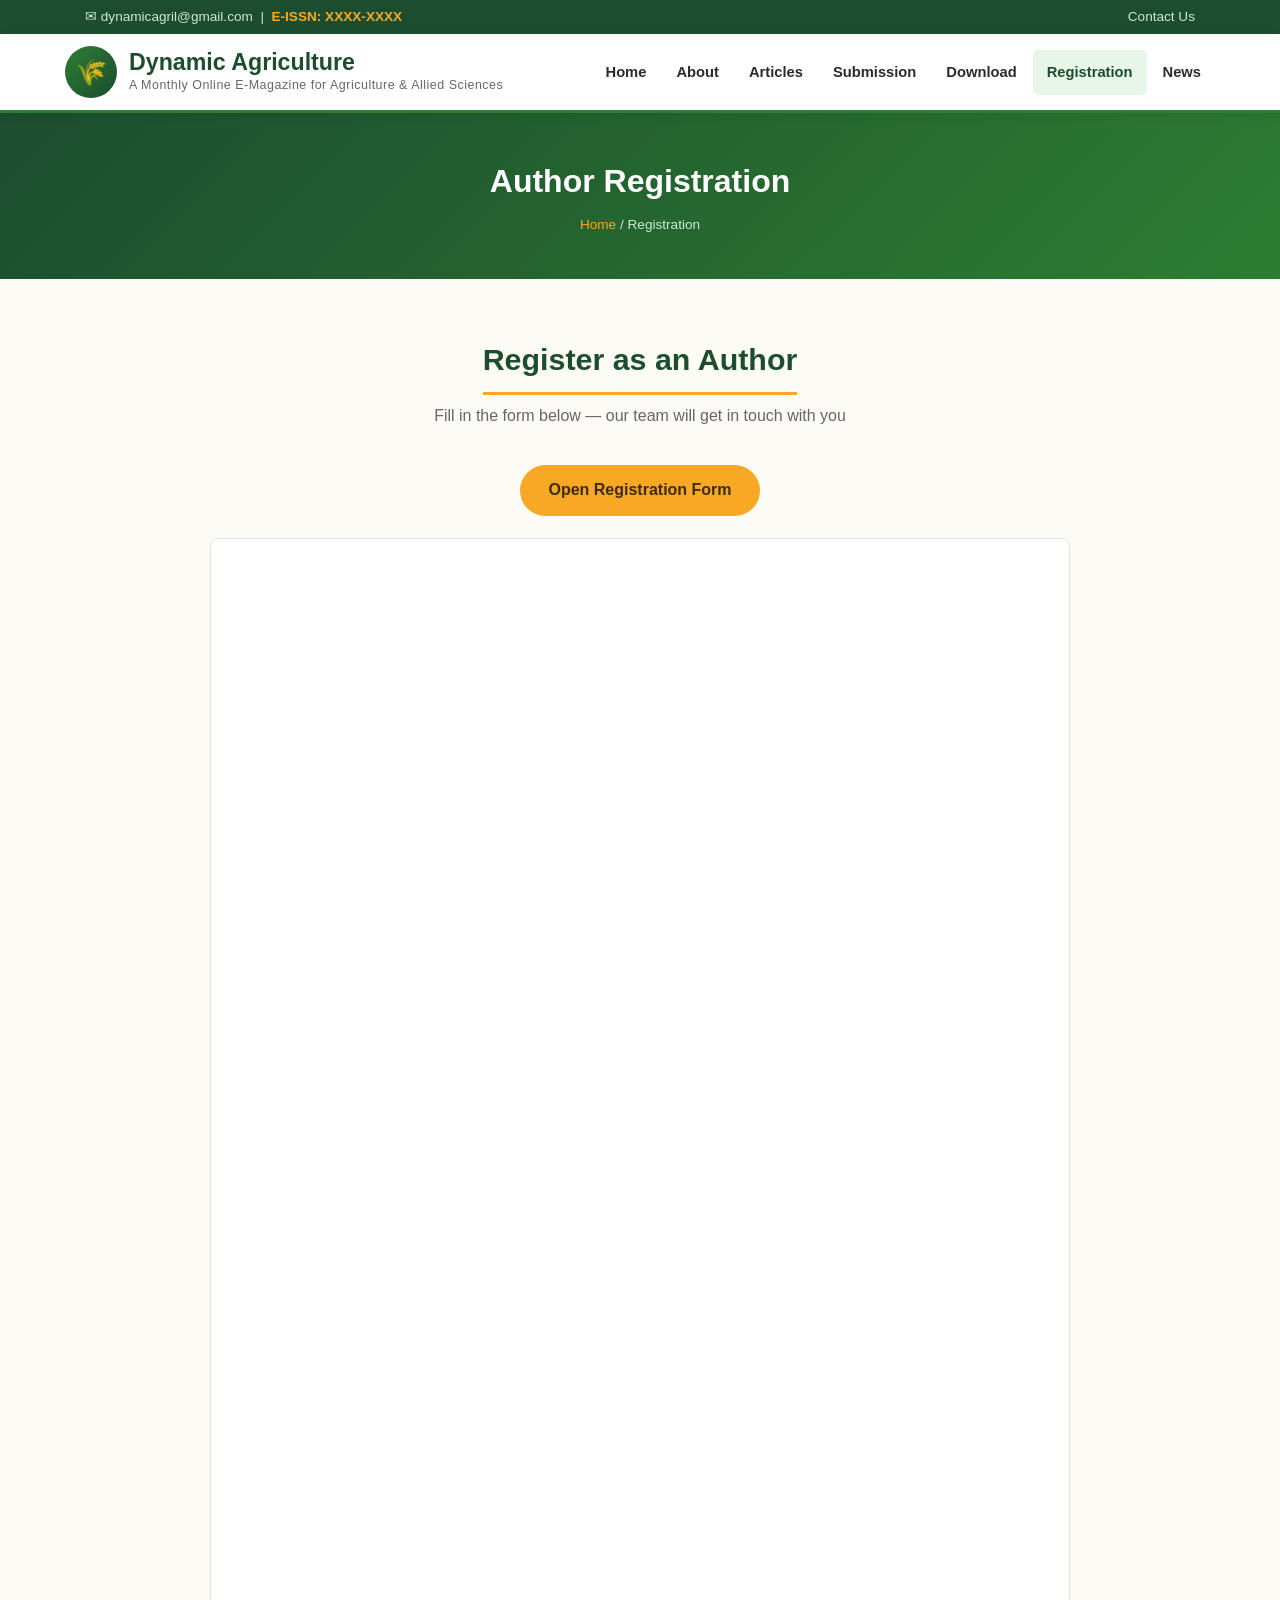
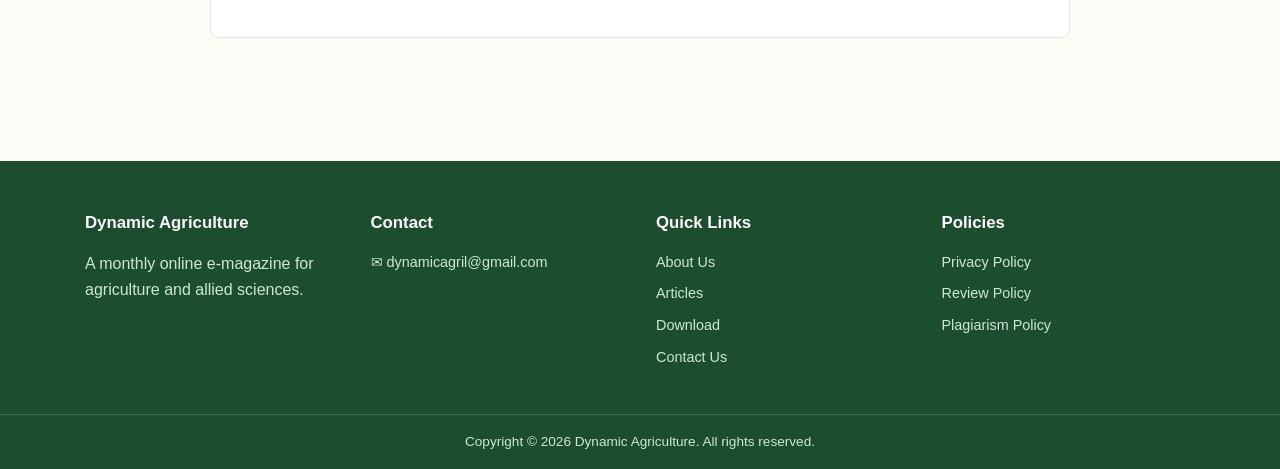
<file: registration.html>
<!DOCTYPE html>
<html lang="en">
<head>
<meta charset="UTF-8">
<meta name="viewport" content="width=device-width, initial-scale=1">
<title>Registration — Dynamic Agriculture</title>
<link rel="stylesheet" href="css/style.css">
</head>
<body>

<div class="topbar">
  <div class="container">
    <div>&#9993; dynamicagril@gmail.com &nbsp;|&nbsp; <span class="issn">E-ISSN: XXXX-XXXX</span></div>
    <div><a href="contact.html">Contact Us</a></div>
  </div>
</div>

<header class="site-header">
  <div class="container header-inner">
    <a class="brand" href="index.html">
      <div class="logo-mark">&#127806;</div>
      <div><h1>Dynamic Agriculture</h1><div class="tagline">A Monthly Online E-Magazine for Agriculture &amp; Allied Sciences</div></div>
    </a>
    <button class="nav-toggle" aria-label="Menu">&#9776;</button>
    <nav class="main-nav">
      <ul>
        <li><a href="index.html">Home</a></li>
        <li><a href="about.html">About</a></li>
        <li><a href="articles.html">Articles</a>
          <ul class="dropdown"><li><a href="articles.html">Current Articles</a></li><li><a href="articles.html#special">Special Issue</a></li></ul>
        </li>
        <li><a href="submission.html">Submission</a></li>
        <li><a href="download.html">Download</a></li>
        <li><a href="registration.html">Registration</a></li>
        <li><a href="news.html">News</a></li>
      </ul>
    </nav>
  </div>
</header>

<div class="page-banner">
  <h2>Author Registration</h2>
  <div class="crumbs"><a href="index.html">Home</a> / Registration</div>
</div>

<section class="section">
  <div class="container" style="max-width:900px;">
    <div class="section-title"><h3>Register as an Author</h3><p>Fill in the form below &mdash; our team will get in touch with you</p></div>
    <div style="text-align:center; margin:6px 0 22px;">
      <a class="btn" href="https://forms.gle/oTWUC4CnjwJRjzNv9" target="_blank" rel="noopener">Open Registration Form</a>
    </div>
    <iframe src="https://forms.gle/oTWUC4CnjwJRjzNv9" width="100%" height="1100" frameborder="0" marginheight="0" marginwidth="0" style="background:#fff; border:1px solid var(--border); border-radius:8px;">Loading&hellip;</iframe>
  </div>
</section>

<footer class="site-footer">
  <div class="container">
    <div class="footer-grid">
      <div><h4>Dynamic Agriculture</h4><p>A monthly online e-magazine for agriculture and allied sciences.</p></div>
      <div><h4>Contact</h4><ul><li>&#9993; dynamicagril@gmail.com</li></ul></div>
      <div><h4>Quick Links</h4><ul><li><a href="about.html">About Us</a></li><li><a href="articles.html">Articles</a></li><li><a href="download.html">Download</a></li><li><a href="contact.html">Contact Us</a></li></ul></div>
      <div><h4>Policies</h4><ul><li><a href="privacy-policy.html">Privacy Policy</a></li><li><a href="review-policy.html">Review Policy</a></li><li><a href="plagiarism-policy.html">Plagiarism Policy</a></li></ul></div>
    </div>
  </div>
  <div class="footer-bottom">Copyright &copy; 2026 Dynamic Agriculture. All rights reserved.</div>
</footer>

<script src="js/main.js"></script>
</body>
</html>
</file>
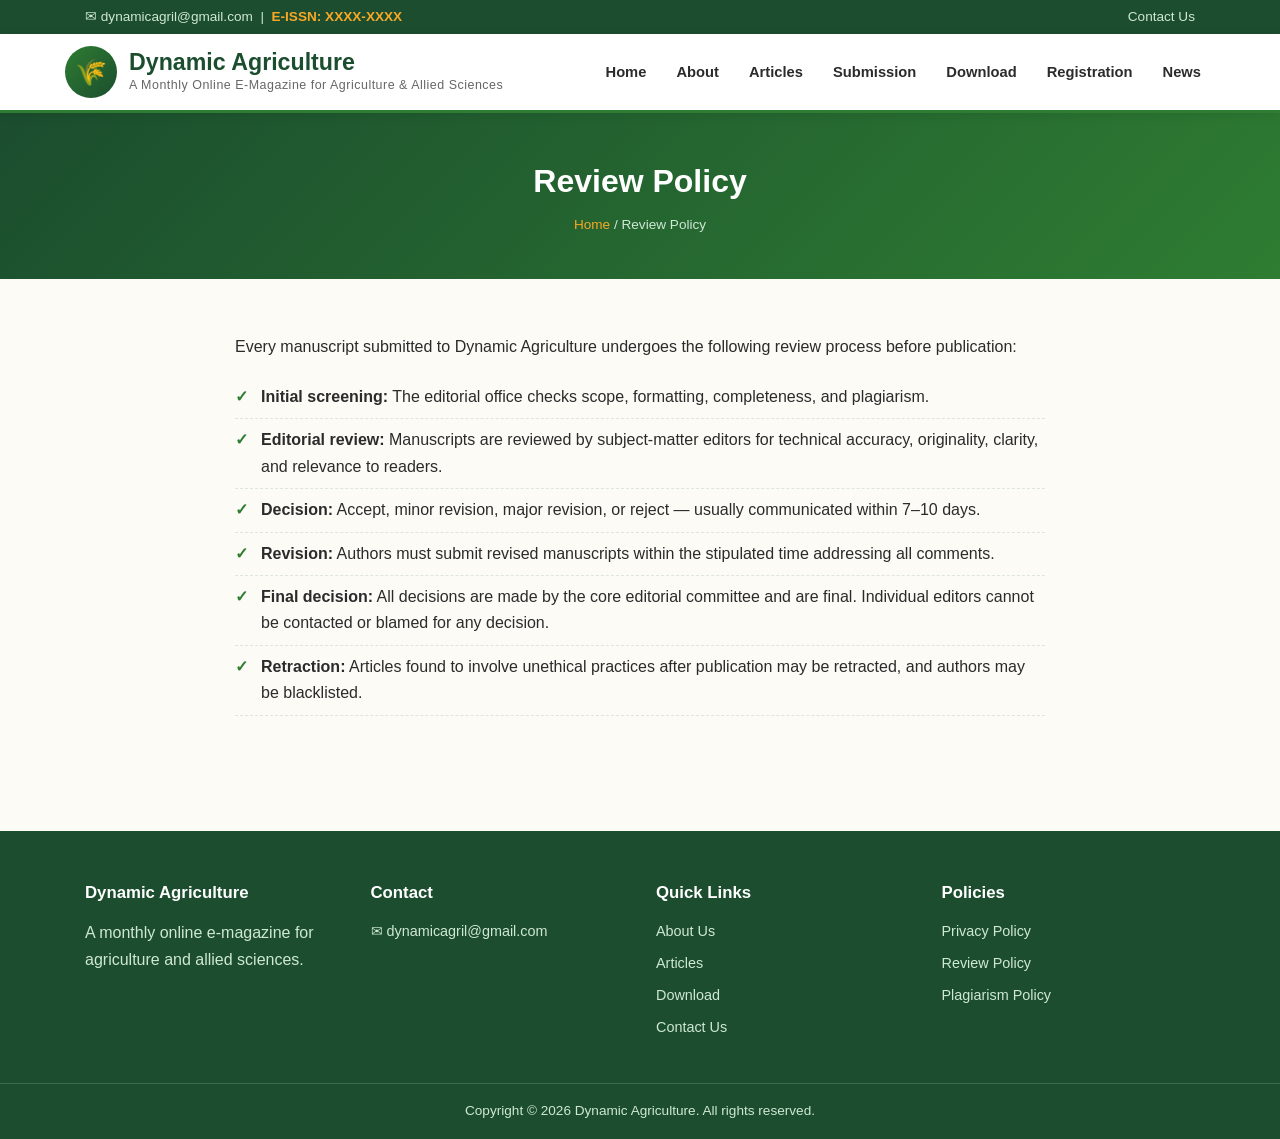
<file: review-policy.html>
<!DOCTYPE html>
<html lang="en">
<head>
<meta charset="UTF-8">
<meta name="viewport" content="width=device-width, initial-scale=1">
<title>Review Policy — Dynamic Agriculture</title>
<link rel="stylesheet" href="css/style.css">
</head>
<body>

<div class="topbar">
  <div class="container">
    <div>&#9993; dynamicagril@gmail.com &nbsp;|&nbsp; <span class="issn">E-ISSN: XXXX-XXXX</span></div>
    <div><a href="contact.html">Contact Us</a></div>
  </div>
</div>

<header class="site-header">
  <div class="container header-inner">
    <a class="brand" href="index.html">
      <div class="logo-mark">&#127806;</div>
      <div><h1>Dynamic Agriculture</h1><div class="tagline">A Monthly Online E-Magazine for Agriculture &amp; Allied Sciences</div></div>
    </a>
    <button class="nav-toggle" aria-label="Menu">&#9776;</button>
    <nav class="main-nav">
      <ul>
        <li><a href="index.html">Home</a></li>
        <li><a href="about.html">About</a></li>
        <li><a href="articles.html">Articles</a>
          <ul class="dropdown"><li><a href="articles.html">Current Articles</a></li><li><a href="articles.html#special">Special Issue</a></li></ul>
        </li>
        <li><a href="submission.html">Submission</a></li>
        <li><a href="download.html">Download</a></li>
        <li><a href="registration.html">Registration</a></li>
        <li><a href="news.html">News</a></li>
      </ul>
    </nav>
  </div>
</header>

<div class="page-banner">
  <h2>Review Policy</h2>
  <div class="crumbs"><a href="index.html">Home</a> / Review Policy</div>
</div>

<section class="section">
  <div class="container" style="max-width:850px;">
    <p>Every manuscript submitted to Dynamic Agriculture undergoes the following review process before publication:</p>
    <ul class="info-list">
      <li><strong>Initial screening:</strong> The editorial office checks scope, formatting, completeness, and plagiarism.</li>
      <li><strong>Editorial review:</strong> Manuscripts are reviewed by subject-matter editors for technical accuracy, originality, clarity, and relevance to readers.</li>
      <li><strong>Decision:</strong> Accept, minor revision, major revision, or reject — usually communicated within 7&ndash;10 days.</li>
      <li><strong>Revision:</strong> Authors must submit revised manuscripts within the stipulated time addressing all comments.</li>
      <li><strong>Final decision:</strong> All decisions are made by the core editorial committee and are final. Individual editors cannot be contacted or blamed for any decision.</li>
      <li><strong>Retraction:</strong> Articles found to involve unethical practices after publication may be retracted, and authors may be blacklisted.</li>
    </ul>
  </div>
</section>

<footer class="site-footer">
  <div class="container">
    <div class="footer-grid">
      <div><h4>Dynamic Agriculture</h4><p>A monthly online e-magazine for agriculture and allied sciences.</p></div>
      <div><h4>Contact</h4><ul><li>&#9993; dynamicagril@gmail.com</li></ul></div>
      <div><h4>Quick Links</h4><ul><li><a href="about.html">About Us</a></li><li><a href="articles.html">Articles</a></li><li><a href="download.html">Download</a></li><li><a href="contact.html">Contact Us</a></li></ul></div>
      <div><h4>Policies</h4><ul><li><a href="privacy-policy.html">Privacy Policy</a></li><li><a href="review-policy.html">Review Policy</a></li><li><a href="plagiarism-policy.html">Plagiarism Policy</a></li></ul></div>
    </div>
  </div>
  <div class="footer-bottom">Copyright &copy; 2026 Dynamic Agriculture. All rights reserved.</div>
</footer>

<script src="js/main.js"></script>
</body>
</html>
</file>
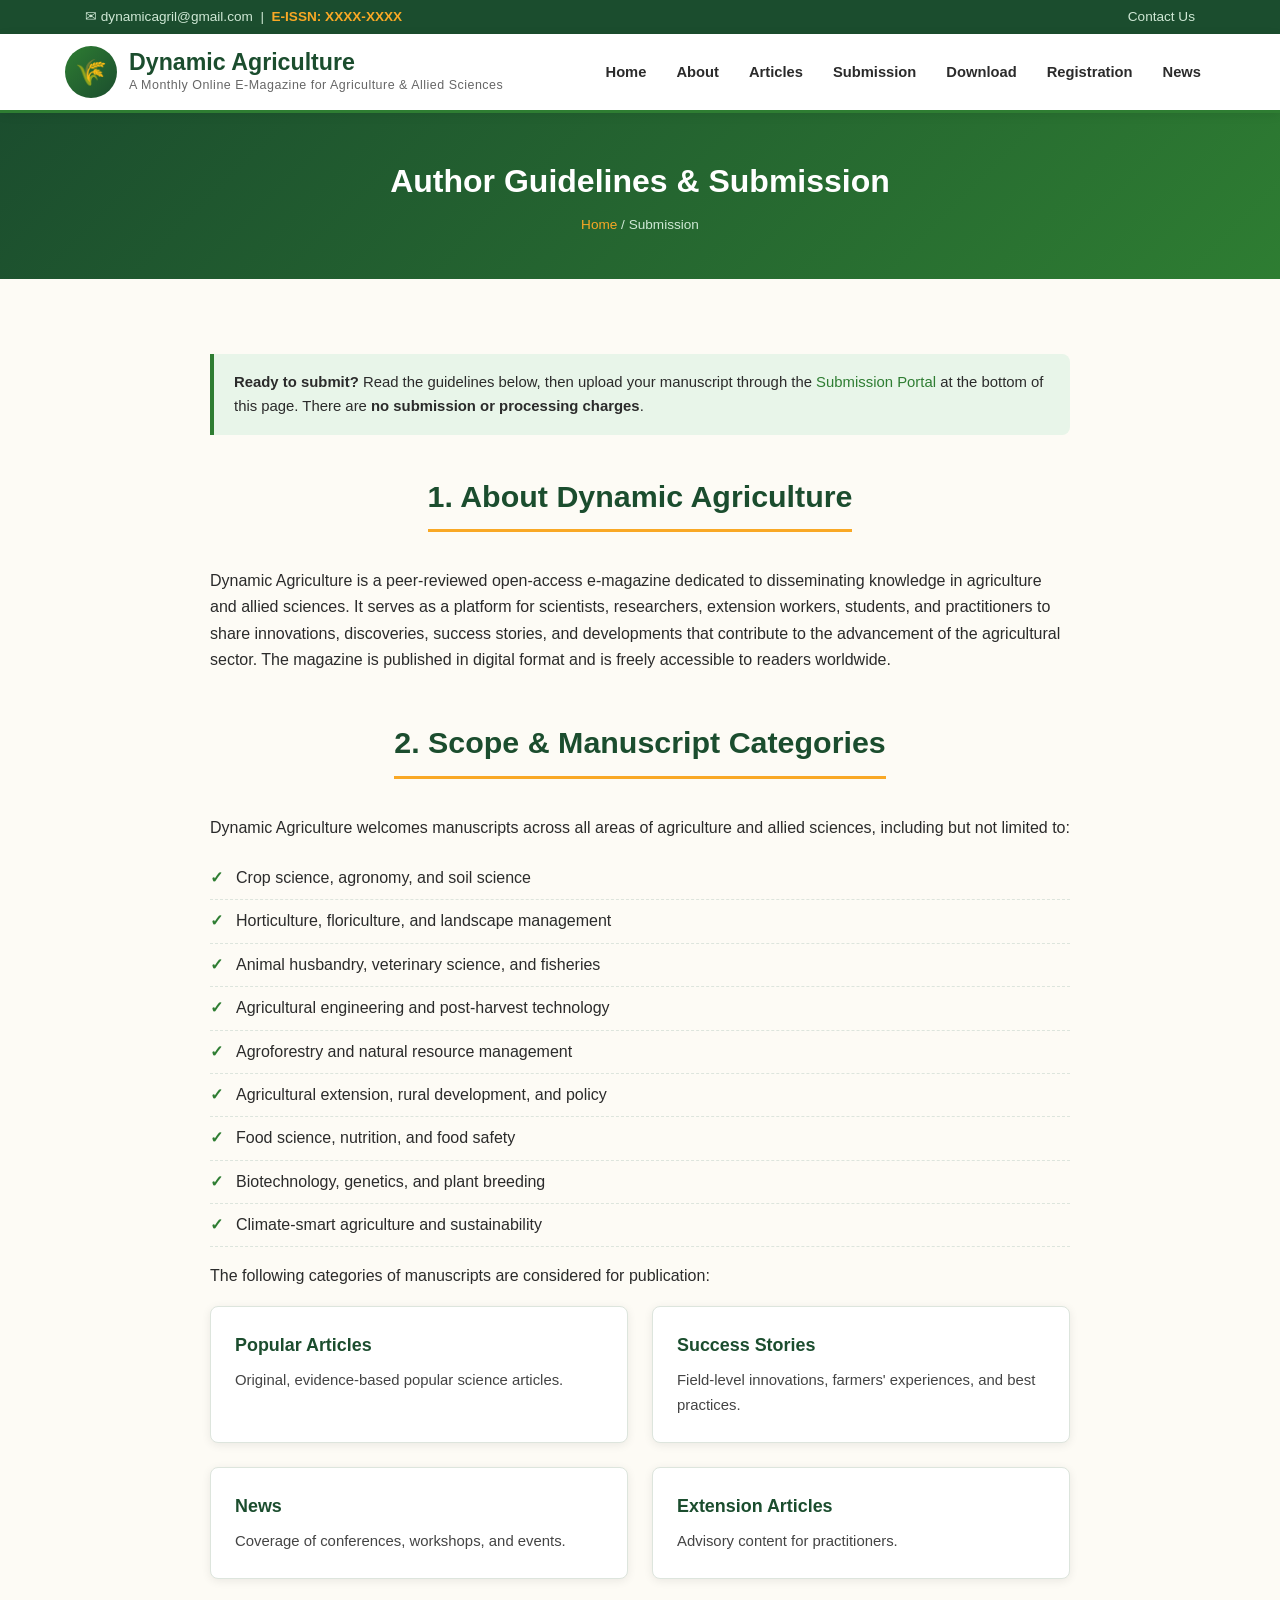
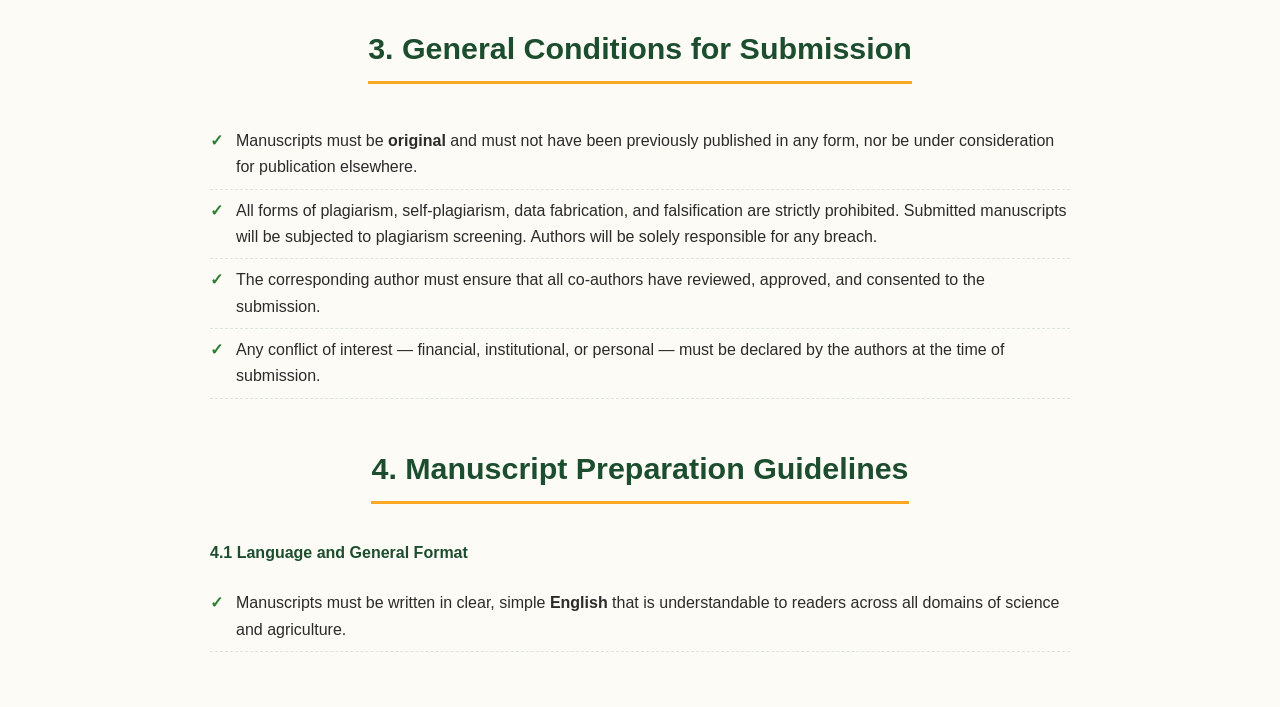
<file: submission.html>
<!DOCTYPE html>
<html lang="en">
<head>
<meta charset="UTF-8">
<meta name="viewport" content="width=device-width, initial-scale=1">
<title>Submission — Dynamic Agriculture</title>
<link rel="stylesheet" href="css/style.css">
</head>
<body>

<div class="topbar">
  <div class="container">
    <div>&#9993; dynamicagril@gmail.com &nbsp;|&nbsp; <span class="issn">E-ISSN: XXXX-XXXX</span></div>
    <div><a href="contact.html">Contact Us</a></div>
  </div>
</div>

<header class="site-header">
  <div class="container header-inner">
    <a class="brand" href="index.html">
      <div class="logo-mark">&#127806;</div>
      <div><h1>Dynamic Agriculture</h1><div class="tagline">A Monthly Online E-Magazine for Agriculture &amp; Allied Sciences</div></div>
    </a>
    <button class="nav-toggle" aria-label="Menu">&#9776;</button>
    <nav class="main-nav">
      <ul>
        <li><a href="index.html">Home</a></li>
        <li><a href="about.html">About</a></li>
        <li><a href="articles.html">Articles</a>
          <ul class="dropdown"><li><a href="articles.html">Current Articles</a></li><li><a href="articles.html#special">Special Issue</a></li></ul>
        </li>
        <li><a href="submission.html">Submission</a></li>
        <li><a href="download.html">Download</a></li>
        <li><a href="registration.html">Registration</a></li>
        <li><a href="news.html">News</a></li>
      </ul>
    </nav>
  </div>
</header>

<div class="page-banner">
  <h2>Author Guidelines &amp; Submission</h2>
  <div class="crumbs"><a href="index.html">Home</a> / Submission</div>
</div>

<section class="section">
  <div class="container" style="max-width:900px;">

    <div class="notice green">
      <strong>Ready to submit?</strong> Read the guidelines below, then upload your manuscript through the <a href="#portal">Submission Portal</a> at the bottom of this page. There are <strong>no submission or processing charges</strong>.
    </div>

    <div class="section-title" style="margin-top:36px;"><h3>1. About Dynamic Agriculture</h3></div>
    <p>Dynamic Agriculture is a peer-reviewed open-access e-magazine dedicated to disseminating knowledge in agriculture and allied sciences. It serves as a platform for scientists, researchers, extension workers, students, and practitioners to share innovations, discoveries, success stories, and developments that contribute to the advancement of the agricultural sector. The magazine is published in digital format and is freely accessible to readers worldwide.</p>

    <div class="section-title" style="margin-top:44px;"><h3>2. Scope &amp; Manuscript Categories</h3></div>
    <p>Dynamic Agriculture welcomes manuscripts across all areas of agriculture and allied sciences, including but not limited to:</p>
    <ul class="info-list">
      <li>Crop science, agronomy, and soil science</li>
      <li>Horticulture, floriculture, and landscape management</li>
      <li>Animal husbandry, veterinary science, and fisheries</li>
      <li>Agricultural engineering and post-harvest technology</li>
      <li>Agroforestry and natural resource management</li>
      <li>Agricultural extension, rural development, and policy</li>
      <li>Food science, nutrition, and food safety</li>
      <li>Biotechnology, genetics, and plant breeding</li>
      <li>Climate-smart agriculture and sustainability</li>
    </ul>
    <p style="margin-top:16px;">The following categories of manuscripts are considered for publication:</p>
    <div class="grid grid-2" style="margin-top:16px;">
      <div class="card"><h4>Popular Articles</h4><p>Original, evidence-based popular science articles.</p></div>
      <div class="card"><h4>Success Stories</h4><p>Field-level innovations, farmers' experiences, and best practices.</p></div>
      <div class="card"><h4>News</h4><p>Coverage of conferences, workshops, and events.</p></div>
      <div class="card"><h4>Extension Articles</h4><p>Advisory content for practitioners.</p></div>
    </div>

    <div class="section-title" style="margin-top:44px;"><h3>3. General Conditions for Submission</h3></div>
    <ul class="info-list">
      <li>Manuscripts must be <strong>original</strong> and must not have been previously published in any form, nor be under consideration for publication elsewhere.</li>
      <li>All forms of plagiarism, self-plagiarism, data fabrication, and falsification are strictly prohibited. Submitted manuscripts will be subjected to plagiarism screening. Authors will be solely responsible for any breach.</li>
      <li>The corresponding author must ensure that all co-authors have reviewed, approved, and consented to the submission.</li>
      <li>Any conflict of interest &mdash; financial, institutional, or personal &mdash; must be declared by the authors at the time of submission.</li>
    </ul>

    <div class="section-title" style="margin-top:44px;"><h3>4. Manuscript Preparation Guidelines</h3></div>

    <h4 style="color:var(--green-dark); margin-bottom:10px;">4.1 Language and General Format</h4>
    <ul class="info-list">
      <li>Manuscripts must be written in clear, simple <strong>English</strong> that is understandable to readers across all domains of science and agriculture.</li>
</file>
<file: css/style.css>
/* ============================================
   Dynamic Agriculture — E-Magazine Stylesheet
   Green agriculture theme
   ============================================ */

:root {
  --green-dark: #1b4d2e;
  --green: #2e7d32;
  --green-light: #4caf50;
  --green-pale: #e8f5e9;
  --earth: #795548;
  --gold: #f9a825;
  --cream: #fdfbf5;
  --text: #2b2b2b;
  --text-light: #666;
  --white: #ffffff;
  --border: #dde5dd;
  --shadow: 0 2px 10px rgba(0, 0, 0, 0.08);
  --radius: 8px;
  font-size: 16px;
}

* { margin: 0; padding: 0; box-sizing: border-box; }

body {
  font-family: 'Segoe UI', 'Helvetica Neue', Arial, sans-serif;
  color: var(--text);
  background: var(--cream);
  line-height: 1.65;
}

img { max-width: 100%; display: block; }
a { color: var(--green); text-decoration: none; }
a:hover { color: var(--green-dark); }

.container { max-width: 1150px; margin: 0 auto; padding: 0 20px; }

/* ---------- Top bar ---------- */
.topbar {
  background: var(--green-dark);
  color: #cfe8d5;
  font-size: 0.85rem;
  padding: 6px 0;
}
.topbar .container {
  display: flex;
  justify-content: space-between;
  align-items: center;
  flex-wrap: wrap;
  gap: 8px;
}
.topbar a { color: #cfe8d5; margin-left: 14px; }
.topbar a:hover { color: var(--white); }
.topbar .issn { font-weight: 600; color: var(--gold); }

/* ---------- Header ---------- */
header.site-header {
  background: var(--white);
  border-bottom: 3px solid var(--green);
  box-shadow: var(--shadow);
  position: sticky;
  top: 0;
  z-index: 100;
}
.header-inner {
  display: flex;
  align-items: center;
  justify-content: space-between;
  padding: 12px 0;
  flex-wrap: wrap;
  gap: 10px;
}
.brand { display: flex; align-items: center; gap: 12px; }
.brand .logo-mark {
  width: 52px; height: 52px;
  background: linear-gradient(135deg, var(--green) 0%, var(--green-dark) 100%);
  border-radius: 50%;
  display: flex; align-items: center; justify-content: center;
  color: var(--white); font-size: 1.6rem;
  flex-shrink: 0;
}
.brand h1 {
  font-size: 1.45rem;
  color: var(--green-dark);
  line-height: 1.15;
}
.brand .tagline { font-size: 0.78rem; color: var(--text-light); letter-spacing: 0.5px; }

/* ---------- Navigation ---------- */
nav.main-nav ul {
  list-style: none;
  display: flex;
  flex-wrap: wrap;
  gap: 2px;
}
nav.main-nav > ul > li { position: relative; }
nav.main-nav a {
  display: block;
  padding: 10px 14px;
  color: var(--text);
  font-weight: 600;
  font-size: 0.92rem;
  border-radius: 5px;
}
nav.main-nav a:hover, nav.main-nav a.active {
  background: var(--green-pale);
  color: var(--green-dark);
}
nav.main-nav .dropdown {
  display: none;
  position: absolute;
  top: 100%; left: 0;
  background: var(--white);
  min-width: 190px;
  box-shadow: var(--shadow);
  border: 1px solid var(--border);
  border-radius: var(--radius);
  padding: 6px;
  z-index: 200;
}
nav.main-nav li:hover .dropdown { display: block; }
.nav-toggle {
  display: none;
  background: var(--green);
  color: var(--white);
  border: none;
  font-size: 1.3rem;
  padding: 8px 14px;
  border-radius: 5px;
  cursor: pointer;
}

/* ---------- Hero ---------- */
.hero {
  background: linear-gradient(rgba(21, 61, 35, 0.82), rgba(21, 61, 35, 0.82)),
    linear-gradient(135deg, #2e7d32, #1b4d2e);
  color: var(--white);
  text-align: center;
  padding: 70px 20px;
}
.hero h2 { font-size: 2.4rem; margin-bottom: 12px; }
.hero p { font-size: 1.1rem; max-width: 720px; margin: 0 auto 24px; color: #dcedde; }
.btn {
  display: inline-block;
  background: var(--gold);
  color: #3d2c00;
  font-weight: 700;
  padding: 12px 28px;
  border-radius: 30px;
  transition: transform 0.15s ease;
}
.btn:hover { transform: translateY(-2px); color: #3d2c00; }
.btn.btn-outline {
  background: transparent;
  border: 2px solid var(--white);
  color: var(--white);
  margin-left: 10px;
}

/* ---------- Announcement ticker ---------- */
.announcement-bar {
  background: var(--gold);
  color: #3d2c00;
  padding: 9px 0;
  font-size: 0.92rem;
  overflow: hidden;
  white-space: nowrap;
}
.announcement-bar .container { display: flex; align-items: center; gap: 12px; }
.announcement-bar .label {
  background: var(--green-dark);
  color: var(--white);
  padding: 2px 12px;
  border-radius: 20px;
  font-weight: 700;
  font-size: 0.78rem;
  flex-shrink: 0;
}
.marquee { overflow: hidden; flex: 1; }
.marquee span {
  display: inline-block;
  animation: scroll-left 25s linear infinite;
  padding-left: 100%;
}
@keyframes scroll-left {
  to { transform: translateX(-100%); }
}

/* ---------- Sections ---------- */
section.section { padding: 55px 0; }
section.section.alt { background: var(--green-pale); }
.section-title {
  text-align: center;
  margin-bottom: 36px;
}
.section-title h3 {
  font-size: 1.9rem;
  color: var(--green-dark);
  display: inline-block;
  border-bottom: 3px solid var(--gold);
  padding-bottom: 8px;
}
.section-title p { color: var(--text-light); margin-top: 8px; }

/* ---------- Cards ---------- */
.grid { display: grid; gap: 24px; }
.grid-2 { grid-template-columns: repeat(auto-fit, minmax(310px, 1fr)); }
.grid-3 { grid-template-columns: repeat(auto-fit, minmax(280px, 1fr)); }
.grid-4 { grid-template-columns: repeat(auto-fit, minmax(210px, 1fr)); }

.card {
  background: var(--white);
  border: 1px solid var(--border);
  border-radius: var(--radius);
  box-shadow: var(--shadow);
  padding: 24px;
  transition: transform 0.15s ease, box-shadow 0.15s ease;
}
.card:hover { transform: translateY(-3px); box-shadow: 0 6px 18px rgba(0,0,0,0.12); }
.card h4 { color: var(--green-dark); margin-bottom: 8px; font-size: 1.12rem; }
.card .meta { font-size: 0.83rem; color: var(--text-light); margin-bottom: 10px; }
.card p { font-size: 0.93rem; color: #444; }
.card .read-more {
  display: inline-block;
  margin-top: 12px;
  font-weight: 700;
  font-size: 0.88rem;
}
.badge {
  display: inline-block;
  background: var(--green-pale);
  color: var(--green-dark);
  font-size: 0.75rem;
  font-weight: 700;
  padding: 3px 10px;
  border-radius: 20px;
  margin-bottom: 10px;
}

/* ---------- About / info box ---------- */
.info-list { list-style: none; margin-top: 16px; }
.info-list li {
  padding: 8px 0 8px 26px;
  position: relative;
  border-bottom: 1px dashed var(--border);
}
.info-list li::before {
  content: "\2713";
  position: absolute;
  left: 0;
  color: var(--green);
  font-weight: 700;
}

/* ---------- Editorial board ---------- */
.member { text-align: center; }
.member .avatar {
  width: 96px; height: 96px;
  margin: 0 auto 14px;
  border-radius: 50%;
  background: linear-gradient(135deg, var(--green-light), var(--green-dark));
  color: var(--white);
  display: flex; align-items: center; justify-content: center;
  font-size: 2rem; font-weight: 700;
}
.member .role { color: var(--gold); font-weight: 700; font-size: 0.85rem; text-transform: uppercase; letter-spacing: 0.5px; }
.member .affil { font-size: 0.85rem; color: var(--text-light); }

/* ---------- Tables ---------- */
table.data-table {
  width: 100%;
  border-collapse: collapse;
  background: var(--white);
  box-shadow: var(--shadow);
  border-radius: var(--radius);
  overflow: hidden;
}
.data-table th {
  background: var(--green-dark);
  color: var(--white);
  text-align: left;
  padding: 12px 16px;
  font-size: 0.9rem;
}
.data-table td { padding: 11px 16px; border-bottom: 1px solid var(--border); font-size: 0.92rem; }
.data-table tr:nth-child(even) { background: #f6faf6; }
.data-table tr:hover { background: var(--green-pale); }

/* ---------- Archive accordion ---------- */
.accordion-item { margin-bottom: 10px; border: 1px solid var(--border); border-radius: var(--radius); overflow: hidden; background: var(--white); }
.accordion-header {
  width: 100%;
  background: var(--white);
  border: none;
  padding: 15px 20px;
  font-size: 1rem;
  font-weight: 700;
  color: var(--green-dark);
  text-align: left;
  cursor: pointer;
  display: flex;
  justify-content: space-between;
  align-items: center;
}
.accordion-header:hover { background: var(--green-pale); }
.accordion-body { display: none; padding: 5px 20px 18px; }
.accordion-item.open .accordion-body { display: block; }
.accordion-header .chev { transition: transform 0.2s; }
.accordion-item.open .chev { transform: rotate(180deg); }
.issue-links { display: flex; flex-wrap: wrap; gap: 10px; margin-top: 8px; }
.issue-links a {
  background: var(--green-pale);
  padding: 7px 16px;
  border-radius: 20px;
  font-size: 0.86rem;
  font-weight: 600;
}
.issue-links a:hover { background: var(--green); color: var(--white); }

/* ---------- Forms ---------- */
.form-grid { display: grid; grid-template-columns: 1fr 1fr; gap: 16px; }
.form-group { display: flex; flex-direction: column; }
.form-group.full { grid-column: 1 / -1; }
.form-group label { font-weight: 600; font-size: 0.9rem; margin-bottom: 6px; color: var(--green-dark); }
.form-group input, .form-group select, .form-group textarea {
  padding: 11px 14px;
  border: 1px solid var(--border);
  border-radius: 6px;
  font-size: 0.95rem;
  font-family: inherit;
  background: var(--white);
}
.form-group input:focus, .form-group select:focus, .form-group textarea:focus {
  outline: 2px solid var(--green-light);
  border-color: var(--green);
}
button.btn { border: none; cursor: pointer; font-size: 1rem; }

/* ---------- Alerts / notices ---------- */
.notice {
  background: #fff8e1;
  border-left: 4px solid var(--gold);
  padding: 16px 20px;
  border-radius: 0 var(--radius) var(--radius) 0;
  margin: 20px 0;
  font-size: 0.93rem;
}
.notice.green { background: var(--green-pale); border-color: var(--green); }

/* ---------- Page banner ---------- */
.page-banner {
  background: linear-gradient(135deg, var(--green-dark), var(--green));
  color: var(--white);
  padding: 42px 0;
  text-align: center;
}
.page-banner h2 { font-size: 2rem; }
.page-banner .crumbs { font-size: 0.85rem; color: #cfe8d5; margin-top: 6px; }
.page-banner .crumbs a { color: var(--gold); }

/* ---------- Stats strip ---------- */
.stats-strip { display: grid; grid-template-columns: repeat(auto-fit, minmax(160px, 1fr)); gap: 20px; text-align: center; }
.stat h4 { font-size: 2.1rem; color: var(--green-dark); }
.stat p { color: var(--text-light); font-size: 0.9rem; }

/* ---------- Footer ---------- */
footer.site-footer {
  background: var(--green-dark);
  color: #cfe8d5;
  padding: 48px 0 0;
  margin-top: 60px;
}
.footer-grid { display: grid; grid-template-columns: repeat(auto-fit, minmax(230px, 1fr)); gap: 32px; padding-bottom: 36px; }
.footer-grid h4 { color: var(--white); margin-bottom: 14px; font-size: 1.05rem; }
.footer-grid ul { list-style: none; }
.footer-grid li { margin-bottom: 8px; font-size: 0.9rem; }
.footer-grid a { color: #cfe8d5; }
.footer-grid a:hover { color: var(--gold); }
.footer-bottom {
  border-top: 1px solid rgba(255,255,255,0.15);
  padding: 16px 0;
  text-align: center;
  font-size: 0.85rem;
}

/* ---------- Responsive ---------- */
@media (max-width: 900px) {
  .nav-toggle { display: block; }
  nav.main-nav { display: none; width: 100%; }
  nav.main-nav.open { display: block; }
  nav.main-nav ul { flex-direction: column; }
  nav.main-nav .dropdown { position: static; display: block; border: none; box-shadow: none; padding-left: 20px; }
  .hero h2 { font-size: 1.7rem; }
  .form-grid { grid-template-columns: 1fr; }
}
</file>
